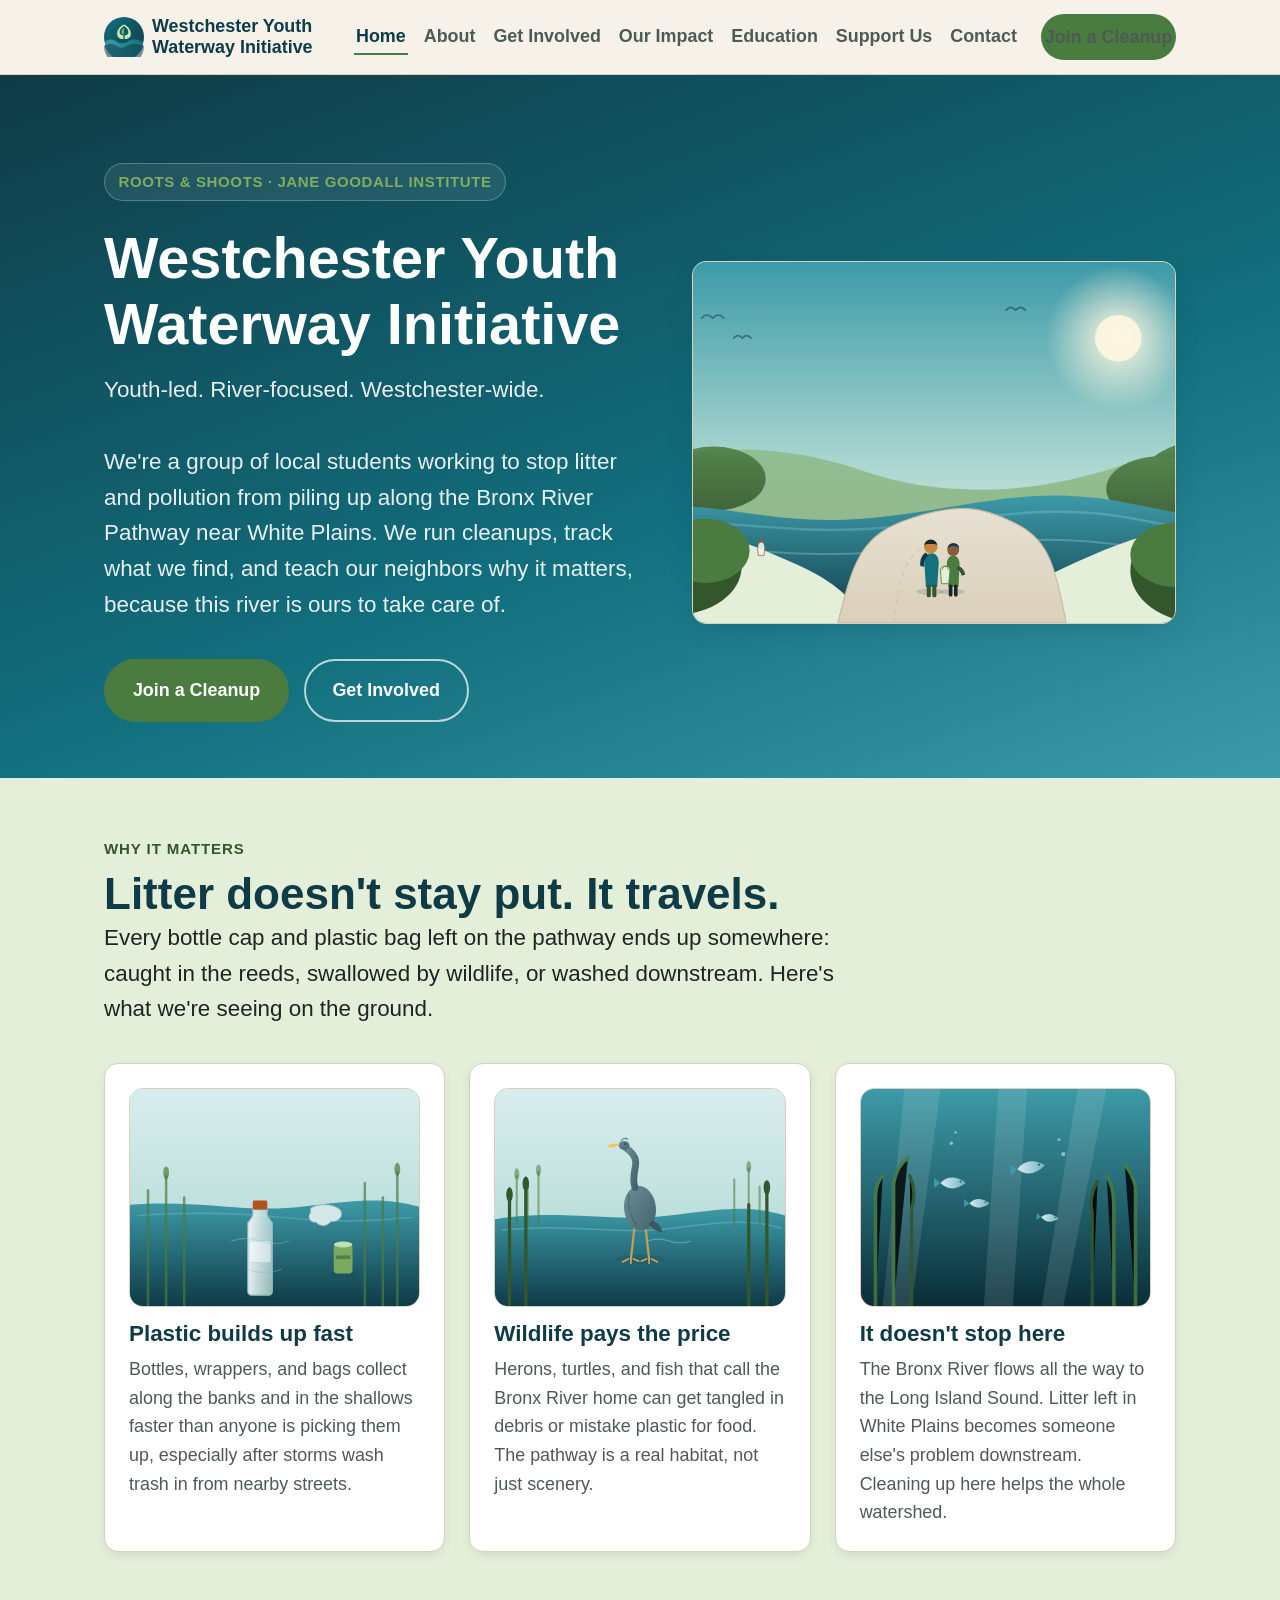
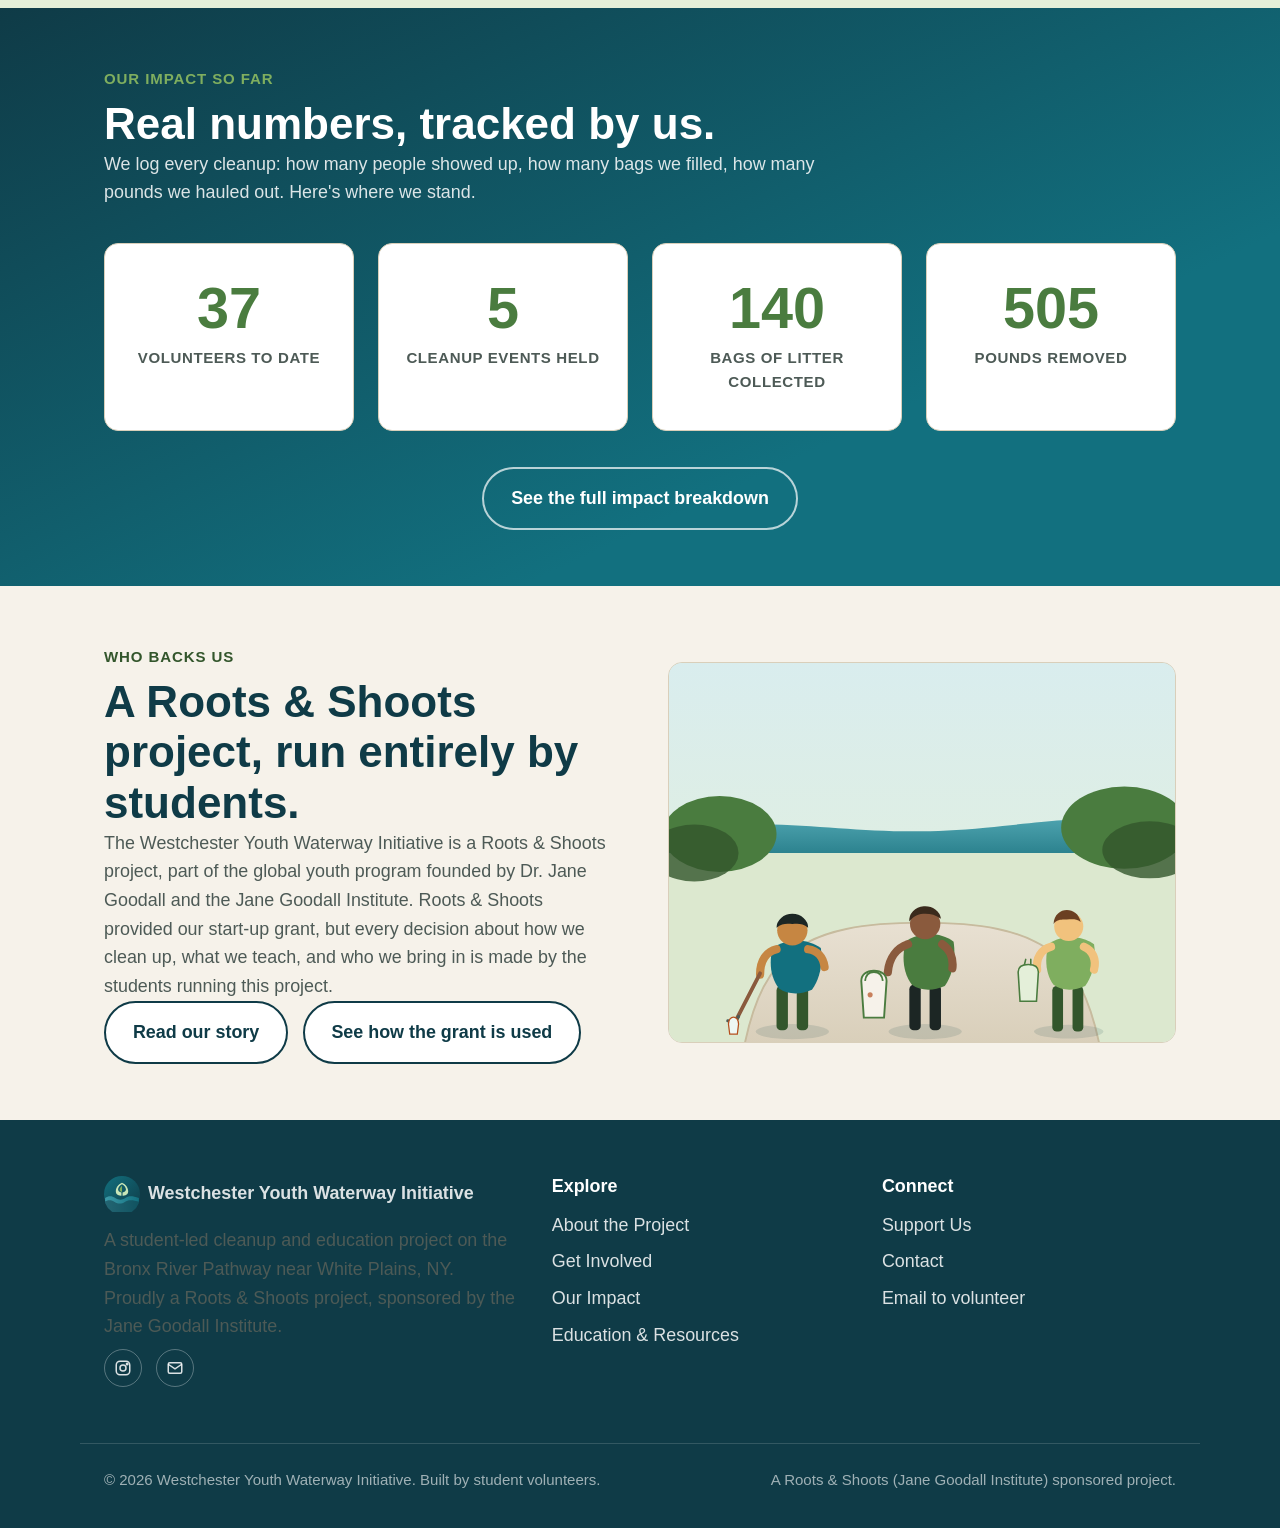
<file: index.html>
<!doctype html>
<html lang="en">
<head>
<meta charset="UTF-8">
<meta name="viewport" content="width=device-width, initial-scale=1.0">
<title>Westchester Youth Waterway Initiative | Bronx River Pathway Cleanup</title>
<meta name="description" content="A youth-led cleanup and education project on the Bronx River Pathway near White Plains, NY. A Roots & Shoots (Jane Goodall Institute) sponsored project.">
<link rel="icon" href="images/logo-mark.svg" type="image/svg+xml">
<link rel="stylesheet" href="css/styles.css">
</head>
<body>
<a class="skip-link" href="#main">Skip to content</a>

<header class="site-header">
  <div class="container nav-bar">
    <a class="brand" href="index.html">
      <img src="images/logo-mark.svg" alt="" width="40" height="40">
      <span class="brand-name-full">Westchester Youth<br>Waterway Initiative</span>
    </a>
    <button class="nav-toggle" type="button" aria-expanded="false" aria-controls="primary-nav-list">
      <span>Menu</span>
    </button>
    <ul class="nav-list" id="primary-nav-list">
      <li><a href="index.html" aria-current="page">Home</a></li>
      <li><a href="about.html">About</a></li>
      <li><a href="get-involved.html">Get Involved</a></li>
      <li><a href="impact.html">Our Impact</a></li>
      <li><a href="education.html">Education</a></li>
      <li><a href="support.html">Support Us</a></li>
      <li><a href="contact.html">Contact</a></li>
      <li><a class="btn btn-primary" href="get-involved.html">Join a Cleanup</a></li>
    </ul>
  </div>
</header>

<main id="main">

  <!-- Hero -->
  <section class="hero">
    <div class="container hero-inner">
      <div>
        <span class="hero-tag">Roots &amp; Shoots · Jane Goodall Institute</span>
        <h1>Westchester Youth Waterway Initiative</h1>
        <p class="lede">Youth-led. River-focused. Westchester-wide.</p>
        <p class="lede">We're a group of local students working to stop litter and pollution from piling up along the Bronx River Pathway near White Plains. We run cleanups, track what we find, and teach our neighbors why it matters, because this river is ours to take care of.</p>
        <div class="btn-row">
          <a class="btn btn-primary" href="get-involved.html">Join a Cleanup</a>
          <a class="btn btn-outline-light" href="get-involved.html#volunteer">Get Involved</a>
        </div>
      </div>
      <figure class="art-frame hero-art ratio-4-3">
        <img src="images/hero-river.svg" alt="Illustration of the Bronx River Pathway with two volunteers walking the path carrying a cleanup bag">
      </figure>
    </div>
  </section>

  <!-- Why it matters -->
  <section class="section why-strip">
    <div class="container">
      <div class="section-head">
        <span class="eyebrow">Why it matters</span>
        <h2>Litter doesn't stay put. It travels.</h2>
        <p class="lede">Every bottle cap and plastic bag left on the pathway ends up somewhere: caught in the reeds, swallowed by wildlife, or washed downstream. Here's what we're seeing on the ground.</p>
      </div>
      <div class="grid grid-3">
        <div class="card pillar-card">
          <figure class="art-frame ratio-4-3" style="margin-bottom: var(--space-3);">
            <img src="images/pollution-bottle.svg" alt="Illustration of a plastic bottle tangled in reeds at the river's edge">
          </figure>
          <h3>Plastic builds up fast</h3>
          <p>Bottles, wrappers, and bags collect along the banks and in the shallows faster than anyone is picking them up, especially after storms wash trash in from nearby streets.</p>
        </div>
        <div class="card pillar-card">
          <figure class="art-frame ratio-4-3" style="margin-bottom: var(--space-3);">
            <img src="images/wildlife-heron.svg" alt="Illustration of a great blue heron standing in the river">
          </figure>
          <h3>Wildlife pays the price</h3>
          <p>Herons, turtles, and fish that call the Bronx River home can get tangled in debris or mistake plastic for food. The pathway is a real habitat, not just scenery.</p>
        </div>
        <div class="card pillar-card">
          <figure class="art-frame ratio-4-3" style="margin-bottom: var(--space-3);">
            <img src="images/wildlife-fish.svg" alt="Illustration of small fish swimming in the river">
          </figure>
          <h3>It doesn't stop here</h3>
          <p>The Bronx River flows all the way to the Long Island Sound. Litter left in White Plains becomes someone else's problem downstream. Cleaning up here helps the whole watershed.</p>
        </div>
      </div>
    </div>
  </section>

  <!-- Stats teaser -->
  <section class="section section--river">
    <div class="container">
      <div class="section-head">
        <span class="eyebrow">Our impact so far</span>
        <h2>Real numbers, tracked by us.</h2>
        <p>We log every cleanup: how many people showed up, how many bags we filled, how many pounds we hauled out. Here's where we stand.</p>
      </div>
      <!-- UPDATE: STATS - keep this row in sync with impact.html -->
      <div class="stat-grid">
        <div class="stat-card">
          <div class="stat-figure">37</div>
          <div class="stat-label">Volunteers to date</div>
        </div>
        <div class="stat-card">
          <div class="stat-figure">5</div>
          <div class="stat-label">Cleanup events held</div>
        </div>
        <div class="stat-card">
          <div class="stat-figure">140</div>
          <div class="stat-label">Bags of litter collected</div>
        </div>
        <div class="stat-card">
          <div class="stat-figure">505</div>
          <div class="stat-label">Pounds removed</div>
        </div>
      </div>
      <div class="btn-row" style="margin-top: var(--space-5); justify-content: center;">
        <a class="btn btn-outline-light" href="impact.html">See the full impact breakdown</a>
      </div>
    </div>
  </section>

  <!-- Roots & Shoots note -->
  <section class="section">
    <div class="container split">
      <div>
        <span class="eyebrow">Who backs us</span>
        <h2>A Roots &amp; Shoots project, run entirely by students.</h2>
        <p>The Westchester Youth Waterway Initiative is a Roots &amp; Shoots project, part of the global youth program founded by Dr. Jane Goodall and the Jane Goodall Institute. Roots &amp; Shoots provided our start-up grant, but every decision about how we clean up, what we teach, and who we bring in is made by the students running this project.</p>
        <div class="btn-row">
          <a class="btn btn-secondary" href="about.html">Read our story</a>
          <a class="btn btn-secondary" href="support.html">See how the grant is used</a>
        </div>
      </div>
      <figure class="art-frame ratio-4-3">
        <img src="images/cleanup-students.svg" alt="Illustration of three student volunteers picking up litter along the river pathway">
      </figure>
    </div>
  </section>

</main>

<footer class="site-footer">
  <div class="container footer-grid">
    <div>
      <div class="footer-brand">
        <img src="images/logo-mark.svg" alt="" width="36" height="36">
        <strong>Westchester Youth Waterway Initiative</strong>
      </div>
      <p>A student-led cleanup and education project on the Bronx River Pathway near White Plains, NY. Proudly a Roots &amp; Shoots project, sponsored by the Jane Goodall Institute.</p>
      <div class="social-row">
        <a href="https://instagram.com/yourhandle" aria-label="Instagram (placeholder, update in footer of every page)">
          <svg viewBox="0 0 24 24" fill="none" stroke="currentColor" stroke-width="2" aria-hidden="true"><rect x="3" y="3" width="18" height="18" rx="5"/><circle cx="12" cy="12" r="4"/><circle cx="17.5" cy="6.5" r="1"/></svg>
        </a>
        <a href="mailto:ethangkantor@gmail.com" aria-label="Email us">
          <svg viewBox="0 0 24 24" fill="none" stroke="currentColor" stroke-width="2" aria-hidden="true"><rect x="3" y="5" width="18" height="14" rx="2"/><path d="M3 7l9 6 9-6"/></svg>
        </a>
      </div>
    </div>
    <div>
      <h4>Explore</h4>
      <nav class="footer-links" aria-label="Footer">
        <a href="about.html">About the Project</a>
        <a href="get-involved.html">Get Involved</a>
        <a href="impact.html">Our Impact</a>
        <a href="education.html">Education &amp; Resources</a>
      </nav>
    </div>
    <div>
      <h4>Connect</h4>
      <div class="footer-links">
        <a href="support.html">Support Us</a>
        <a href="contact.html">Contact</a>
        <a href="mailto:ethangkantor@gmail.com?subject=Volunteer%20sign-up">Email to volunteer</a>
      </div>
    </div>
  </div>
  <div class="container footer-bottom">
    <span>© 2026 Westchester Youth Waterway Initiative. Built by student volunteers.</span>
    <span>A Roots &amp; Shoots (Jane Goodall Institute) sponsored project.</span>
  </div>
</footer>

<script src="js/main.js" defer></script>
</body>
</html>
</file>
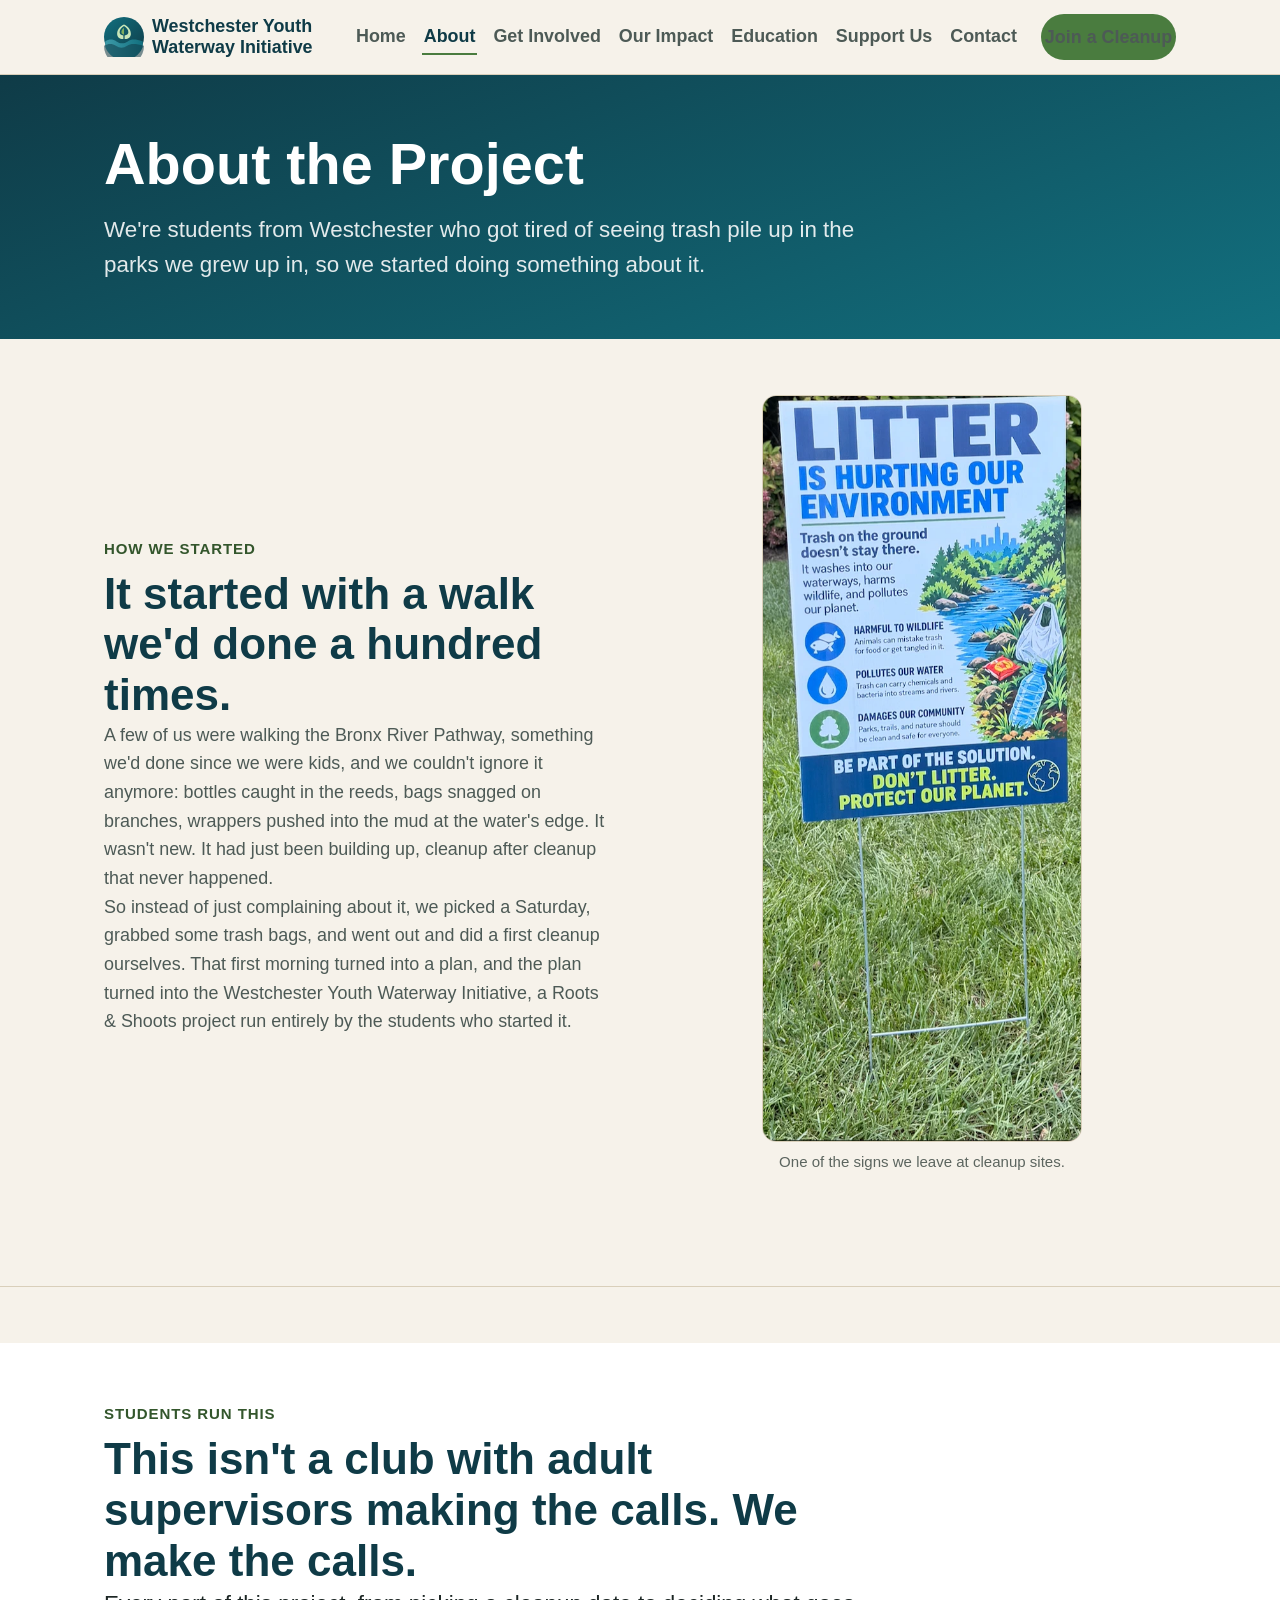
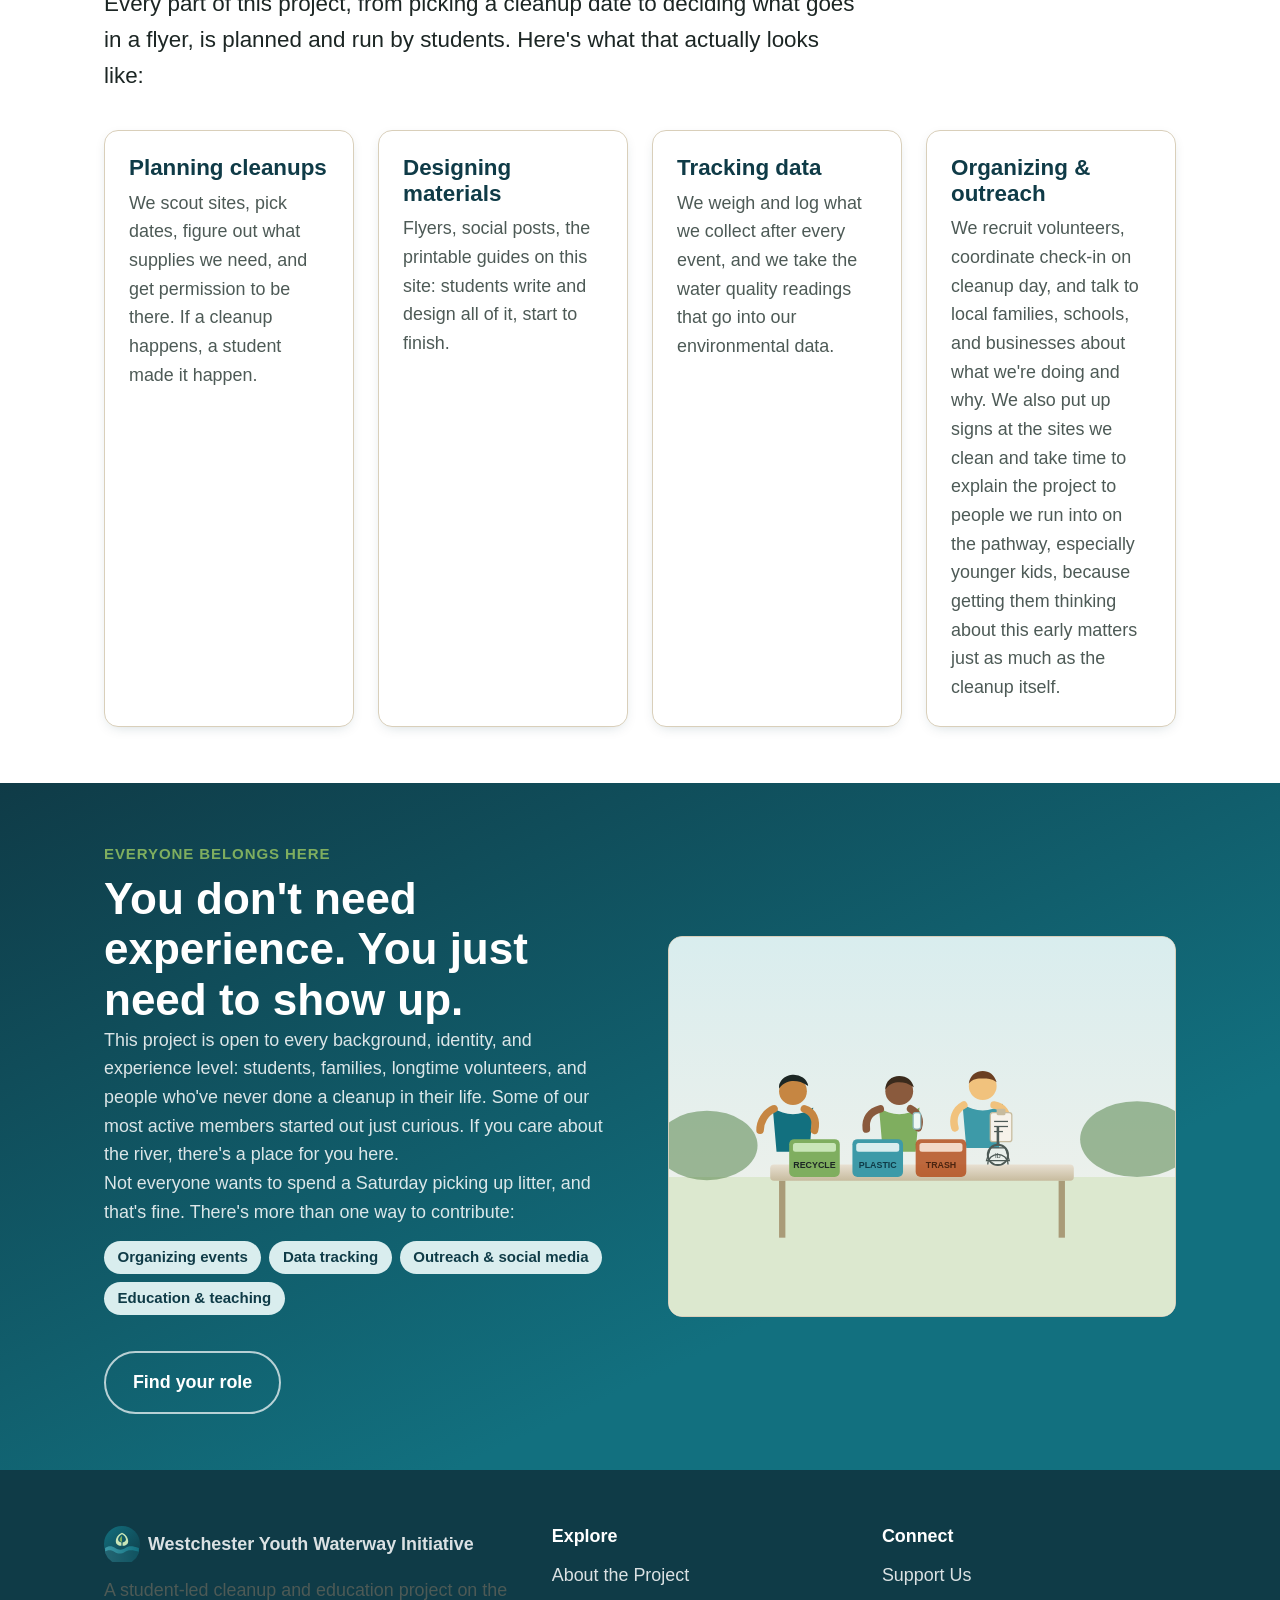
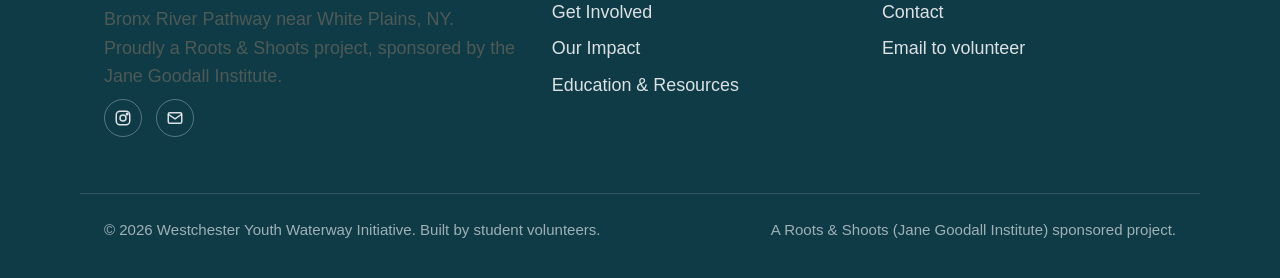
<file: about.html>
<!doctype html>
<html lang="en">
<head>
<meta charset="UTF-8">
<meta name="viewport" content="width=device-width, initial-scale=1.0">
<title>About the Project | Westchester Youth Waterway Initiative</title>
<meta name="description" content="How the Westchester Youth Waterway Initiative started, who runs it, and how students lead every part of it.">
<link rel="icon" href="images/logo-mark.svg" type="image/svg+xml">
<link rel="stylesheet" href="css/styles.css">
</head>
<body>
<a class="skip-link" href="#main">Skip to content</a>

<header class="site-header">
  <div class="container nav-bar">
    <a class="brand" href="index.html">
      <img src="images/logo-mark.svg" alt="" width="40" height="40">
      <span class="brand-name-full">Westchester Youth<br>Waterway Initiative</span>
    </a>
    <button class="nav-toggle" type="button" aria-expanded="false" aria-controls="primary-nav-list">
      <span>Menu</span>
    </button>
    <ul class="nav-list" id="primary-nav-list">
      <li><a href="index.html">Home</a></li>
      <li><a href="about.html" aria-current="page">About</a></li>
      <li><a href="get-involved.html">Get Involved</a></li>
      <li><a href="impact.html">Our Impact</a></li>
      <li><a href="education.html">Education</a></li>
      <li><a href="support.html">Support Us</a></li>
      <li><a href="contact.html">Contact</a></li>
      <li><a class="btn btn-primary" href="get-involved.html">Join a Cleanup</a></li>
    </ul>
  </div>
</header>

<main id="main">

  <section class="page-hero">
    <div class="container">
      <h1>About the Project</h1>
      <p class="lede">We're students from Westchester who got tired of seeing trash pile up in the parks we grew up in, so we started doing something about it.</p>
    </div>
  </section>

  <!-- Origin story -->
  <section class="section">
    <div class="container split">
      <div>
        <span class="eyebrow">How we started</span>
        <h2>It started with a walk we'd done a hundred times.</h2>
        <p>A few of us were walking the Bronx River Pathway, something we'd done since we were kids, and we couldn't ignore it anymore: bottles caught in the reeds, bags snagged on branches, wrappers pushed into the mud at the water's edge. It wasn't new. It had just been building up, cleanup after cleanup that never happened.</p>
        <p>So instead of just complaining about it, we picked a Saturday, grabbed some trash bags, and went out and did a first cleanup ourselves. That first morning turned into a plan, and the plan turned into the Westchester Youth Waterway Initiative, a Roots &amp; Shoots project run entirely by the students who started it.</p>
      </div>
      <figure style="max-width: 320px; margin-inline: auto;">
        <div class="art-frame" style="aspect-ratio: 502 / 1172;">
          <img src="images/litter-awareness-sign.webp" alt="A yard sign reading 'Litter Is Hurting Our Environment,' placed in the grass, explaining how trash washes into waterways and harms wildlife" style="width: 100%; height: 100%; object-fit: cover;">
        </div>
        <figcaption style="text-align: center;">One of the signs we leave at cleanup sites.</figcaption>
      </figure>
    </div>
  </section>

  <hr class="divider">

  <!-- Student leadership -->
  <section class="section section--alt">
    <div class="container">
      <div class="section-head">
        <span class="eyebrow">Students run this</span>
        <h2>This isn't a club with adult supervisors making the calls. We make the calls.</h2>
        <p class="lede">Every part of this project, from picking a cleanup date to deciding what goes in a flyer, is planned and run by students. Here's what that actually looks like:</p>
      </div>
      <div class="grid grid-4">
        <div class="card">
          <h3>Planning cleanups</h3>
          <p>We scout sites, pick dates, figure out what supplies we need, and get permission to be there. If a cleanup happens, a student made it happen.</p>
        </div>
        <div class="card">
          <h3>Designing materials</h3>
          <p>Flyers, social posts, the printable guides on this site: students write and design all of it, start to finish.</p>
        </div>
        <div class="card">
          <h3>Tracking data</h3>
          <p>We weigh and log what we collect after every event, and we take the water quality readings that go into our environmental data.</p>
        </div>
        <div class="card">
          <h3>Organizing &amp; outreach</h3>
          <p>We recruit volunteers, coordinate check-in on cleanup day, and talk to local families, schools, and businesses about what we're doing and why. We also put up signs at the sites we clean and take time to explain the project to people we run into on the pathway, especially younger kids, because getting them thinking about this early matters just as much as the cleanup itself.</p>
        </div>
      </div>
    </div>
  </section>

  <!-- Inclusivity -->
  <section class="section section--river">
    <div class="container split">
      <div>
        <span class="eyebrow">Everyone belongs here</span>
        <h2>You don't need experience. You just need to show up.</h2>
        <p>This project is open to every background, identity, and experience level: students, families, longtime volunteers, and people who've never done a cleanup in their life. Some of our most active members started out just curious. If you care about the river, there's a place for you here.</p>
        <p>Not everyone wants to spend a Saturday picking up litter, and that's fine. There's more than one way to contribute:</p>
        <div class="tag-list">
          <span class="tag">Organizing events</span>
          <span class="tag">Data tracking</span>
          <span class="tag">Outreach &amp; social media</span>
          <span class="tag">Education &amp; teaching</span>
        </div>
        <div class="btn-row" style="margin-top: var(--space-5);">
          <a class="btn btn-outline-light" href="get-involved.html">Find your role</a>
        </div>
      </div>
      <figure class="art-frame ratio-4-3">
        <img src="images/cleanup-sorting.svg" alt="Illustration of students sorting and logging collected litter at a table">
      </figure>
    </div>
  </section>

</main>

<footer class="site-footer">
  <div class="container footer-grid">
    <div>
      <div class="footer-brand">
        <img src="images/logo-mark.svg" alt="" width="36" height="36">
        <strong>Westchester Youth Waterway Initiative</strong>
      </div>
      <p>A student-led cleanup and education project on the Bronx River Pathway near White Plains, NY. Proudly a Roots &amp; Shoots project, sponsored by the Jane Goodall Institute.</p>
      <div class="social-row">
        <a href="https://instagram.com/yourhandle" aria-label="Instagram (placeholder, update in footer of every page)">
          <svg viewBox="0 0 24 24" fill="none" stroke="currentColor" stroke-width="2" aria-hidden="true"><rect x="3" y="3" width="18" height="18" rx="5"/><circle cx="12" cy="12" r="4"/><circle cx="17.5" cy="6.5" r="1"/></svg>
        </a>
        <a href="mailto:ethangkantor@gmail.com" aria-label="Email us">
          <svg viewBox="0 0 24 24" fill="none" stroke="currentColor" stroke-width="2" aria-hidden="true"><rect x="3" y="5" width="18" height="14" rx="2"/><path d="M3 7l9 6 9-6"/></svg>
        </a>
      </div>
    </div>
    <div>
      <h4>Explore</h4>
      <nav class="footer-links" aria-label="Footer">
        <a href="about.html">About the Project</a>
        <a href="get-involved.html">Get Involved</a>
        <a href="impact.html">Our Impact</a>
        <a href="education.html">Education &amp; Resources</a>
      </nav>
    </div>
    <div>
      <h4>Connect</h4>
      <div class="footer-links">
        <a href="support.html">Support Us</a>
        <a href="contact.html">Contact</a>
        <a href="mailto:ethangkantor@gmail.com?subject=Volunteer%20sign-up">Email to volunteer</a>
      </div>
    </div>
  </div>
  <div class="container footer-bottom">
    <span>© 2026 Westchester Youth Waterway Initiative. Built by student volunteers.</span>
    <span>A Roots &amp; Shoots (Jane Goodall Institute) sponsored project.</span>
  </div>
</footer>

<script src="js/main.js" defer></script>
</body>
</html>
</file>
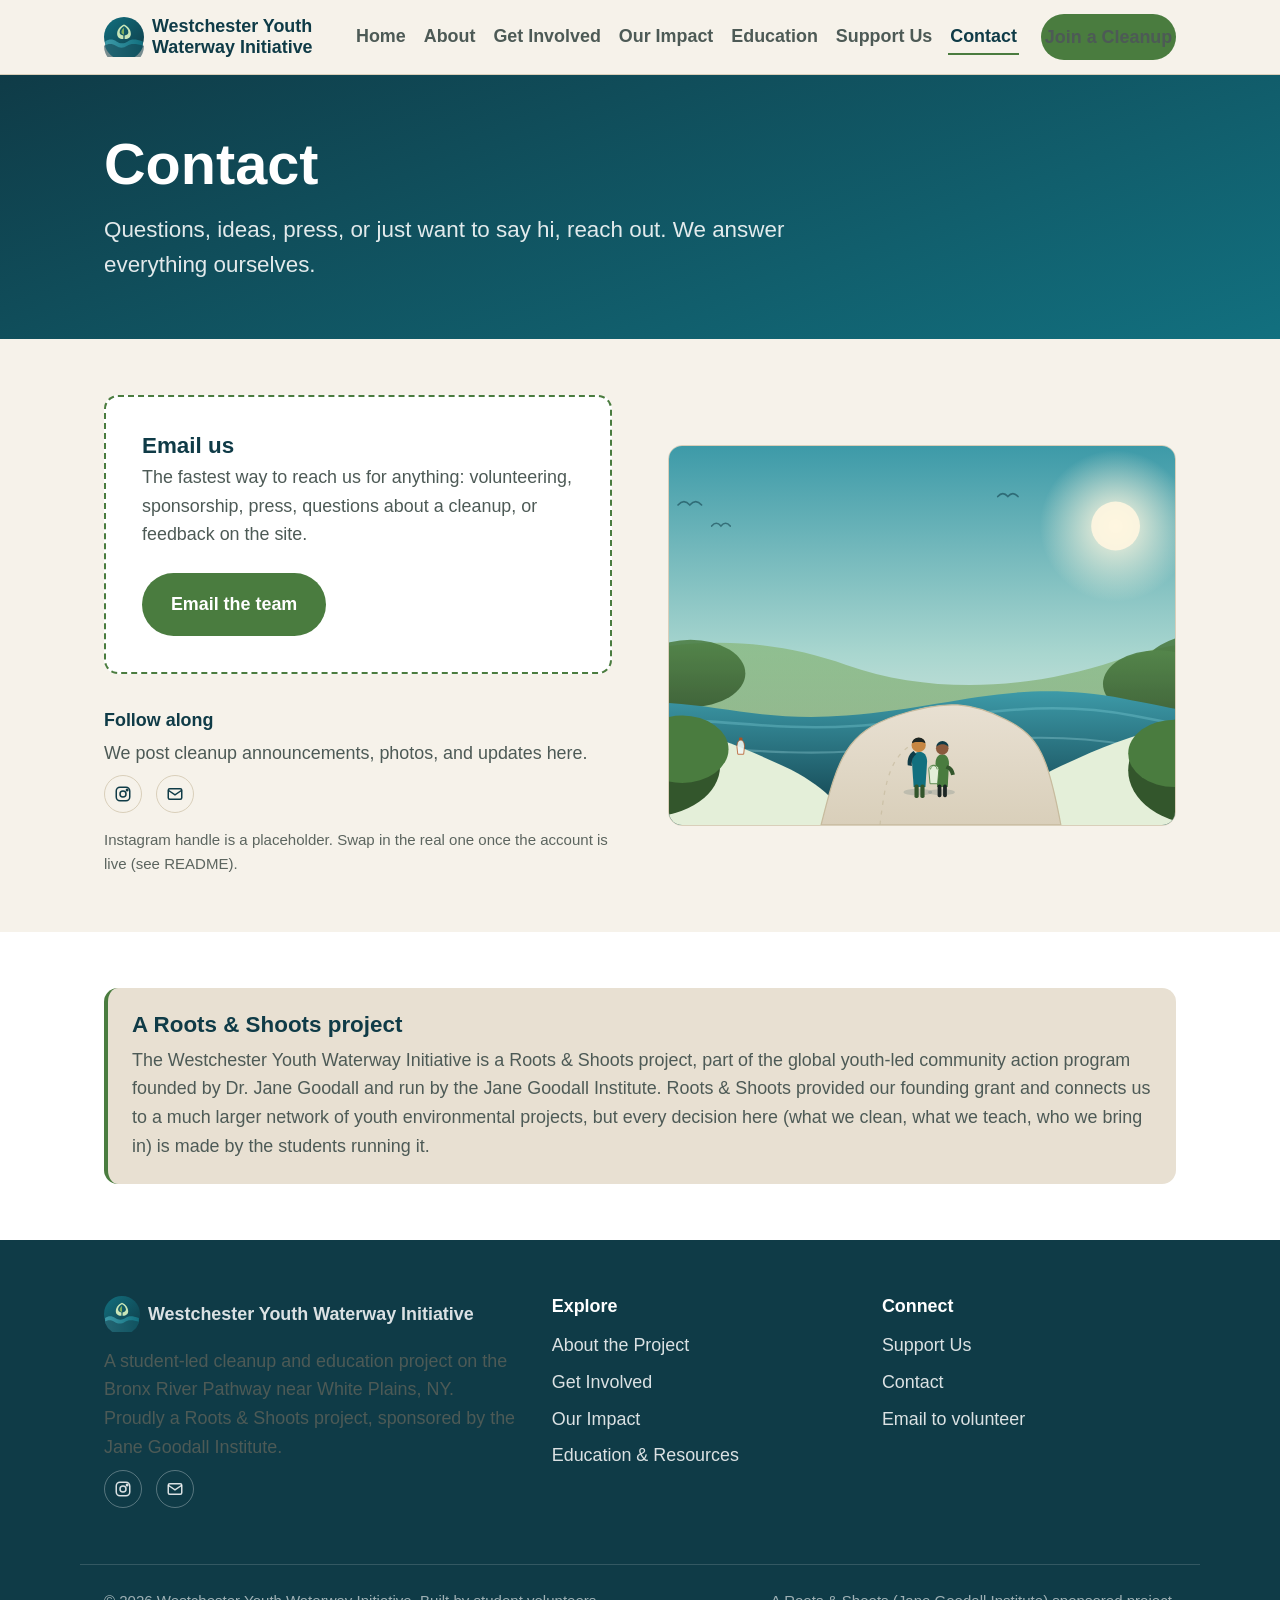
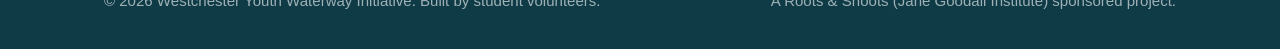
<file: contact.html>
<!doctype html>
<html lang="en">
<head>
<meta charset="UTF-8">
<meta name="viewport" content="width=device-width, initial-scale=1.0">
<title>Contact | Westchester Youth Waterway Initiative</title>
<meta name="description" content="Get in touch with the Westchester Youth Waterway Initiative, a Roots & Shoots (Jane Goodall Institute) sponsored project.">
<link rel="icon" href="images/logo-mark.svg" type="image/svg+xml">
<link rel="stylesheet" href="css/styles.css">
</head>
<body>
<a class="skip-link" href="#main">Skip to content</a>

<header class="site-header">
  <div class="container nav-bar">
    <a class="brand" href="index.html">
      <img src="images/logo-mark.svg" alt="" width="40" height="40">
      <span class="brand-name-full">Westchester Youth<br>Waterway Initiative</span>
    </a>
    <button class="nav-toggle" type="button" aria-expanded="false" aria-controls="primary-nav-list">
      <span>Menu</span>
    </button>
    <ul class="nav-list" id="primary-nav-list">
      <li><a href="index.html">Home</a></li>
      <li><a href="about.html">About</a></li>
      <li><a href="get-involved.html">Get Involved</a></li>
      <li><a href="impact.html">Our Impact</a></li>
      <li><a href="education.html">Education</a></li>
      <li><a href="support.html">Support Us</a></li>
      <li><a href="contact.html" aria-current="page">Contact</a></li>
      <li><a class="btn btn-primary" href="get-involved.html">Join a Cleanup</a></li>
    </ul>
  </div>
</header>

<main id="main">

  <section class="page-hero">
    <div class="container">
      <h1>Contact</h1>
      <p class="lede">Questions, ideas, press, or just want to say hi, reach out. We answer everything ourselves.</p>
    </div>
  </section>

  <section class="section">
    <div class="container split">
      <div>
        <div class="mail-card" style="flex-direction: column; align-items: flex-start;">
          <div>
            <h3>Email us</h3>
            <p>The fastest way to reach us for anything: volunteering, sponsorship, press, questions about a cleanup, or feedback on the site.</p>
          </div>
          <a class="btn btn-primary" href="mailto:ethangkantor@gmail.com?subject=Hello%20WYWI">Email the team</a>
        </div>

        <div style="margin-top: var(--space-5);">
          <h4 style="margin-bottom: var(--space-2);">Follow along</h4>
          <p>We post cleanup announcements, photos, and updates here. <!-- UPDATE: replace with real handles once accounts are set up --></p>
          <div class="social-row" style="margin-top: var(--space-2);">
            <a href="https://instagram.com/yourhandle" aria-label="Instagram (placeholder handle, update once the account exists)" style="border-color: var(--sand-line); color: var(--river-deep);">
              <svg viewBox="0 0 24 24" fill="none" stroke="currentColor" stroke-width="2" aria-hidden="true"><rect x="3" y="3" width="18" height="18" rx="5"/><circle cx="12" cy="12" r="4"/><circle cx="17.5" cy="6.5" r="1"/></svg>
            </a>
            <a href="mailto:ethangkantor@gmail.com" aria-label="Email us" style="border-color: var(--sand-line); color: var(--river-deep);">
              <svg viewBox="0 0 24 24" fill="none" stroke="currentColor" stroke-width="2" aria-hidden="true"><rect x="3" y="5" width="18" height="14" rx="2"/><path d="M3 7l9 6 9-6"/></svg>
            </a>
          </div>
          <p class="stat-asof" style="text-align:left; margin-top: var(--space-3);">Instagram handle is a placeholder. Swap in the real one once the account is live (see README).</p>
        </div>
      </div>

      <figure class="art-frame ratio-4-3">
        <img src="images/hero-river.svg" alt="Illustration of the Bronx River Pathway with volunteers walking the path">
      </figure>
    </div>
  </section>

  <!-- Roots & Shoots / JGI partnership -->
  <section class="section section--alt">
    <div class="container">
      <div class="callout">
        <h3 style="margin-bottom: var(--space-2);">A Roots &amp; Shoots project</h3>
        <p style="margin:0;">The Westchester Youth Waterway Initiative is a Roots &amp; Shoots project, part of the global youth-led community action program founded by Dr. Jane Goodall and run by the Jane Goodall Institute. Roots &amp; Shoots provided our founding grant and connects us to a much larger network of youth environmental projects, but every decision here (what we clean, what we teach, who we bring in) is made by the students running it.</p>
      </div>
    </div>
  </section>

</main>

<footer class="site-footer">
  <div class="container footer-grid">
    <div>
      <div class="footer-brand">
        <img src="images/logo-mark.svg" alt="" width="36" height="36">
        <strong>Westchester Youth Waterway Initiative</strong>
      </div>
      <p>A student-led cleanup and education project on the Bronx River Pathway near White Plains, NY. Proudly a Roots &amp; Shoots project, sponsored by the Jane Goodall Institute.</p>
      <div class="social-row">
        <a href="https://instagram.com/yourhandle" aria-label="Instagram (placeholder, update in footer of every page)">
          <svg viewBox="0 0 24 24" fill="none" stroke="currentColor" stroke-width="2" aria-hidden="true"><rect x="3" y="3" width="18" height="18" rx="5"/><circle cx="12" cy="12" r="4"/><circle cx="17.5" cy="6.5" r="1"/></svg>
        </a>
        <a href="mailto:ethangkantor@gmail.com" aria-label="Email us">
          <svg viewBox="0 0 24 24" fill="none" stroke="currentColor" stroke-width="2" aria-hidden="true"><rect x="3" y="5" width="18" height="14" rx="2"/><path d="M3 7l9 6 9-6"/></svg>
        </a>
      </div>
    </div>
    <div>
      <h4>Explore</h4>
      <nav class="footer-links" aria-label="Footer">
        <a href="about.html">About the Project</a>
        <a href="get-involved.html">Get Involved</a>
        <a href="impact.html">Our Impact</a>
        <a href="education.html">Education &amp; Resources</a>
      </nav>
    </div>
    <div>
      <h4>Connect</h4>
      <div class="footer-links">
        <a href="support.html">Support Us</a>
        <a href="contact.html">Contact</a>
        <a href="mailto:ethangkantor@gmail.com?subject=Volunteer%20sign-up">Email to volunteer</a>
      </div>
    </div>
  </div>
  <div class="container footer-bottom">
    <span>© 2026 Westchester Youth Waterway Initiative. Built by student volunteers.</span>
    <span>A Roots &amp; Shoots (Jane Goodall Institute) sponsored project.</span>
  </div>
</footer>

<script src="js/main.js" defer></script>
</body>
</html>
</file>
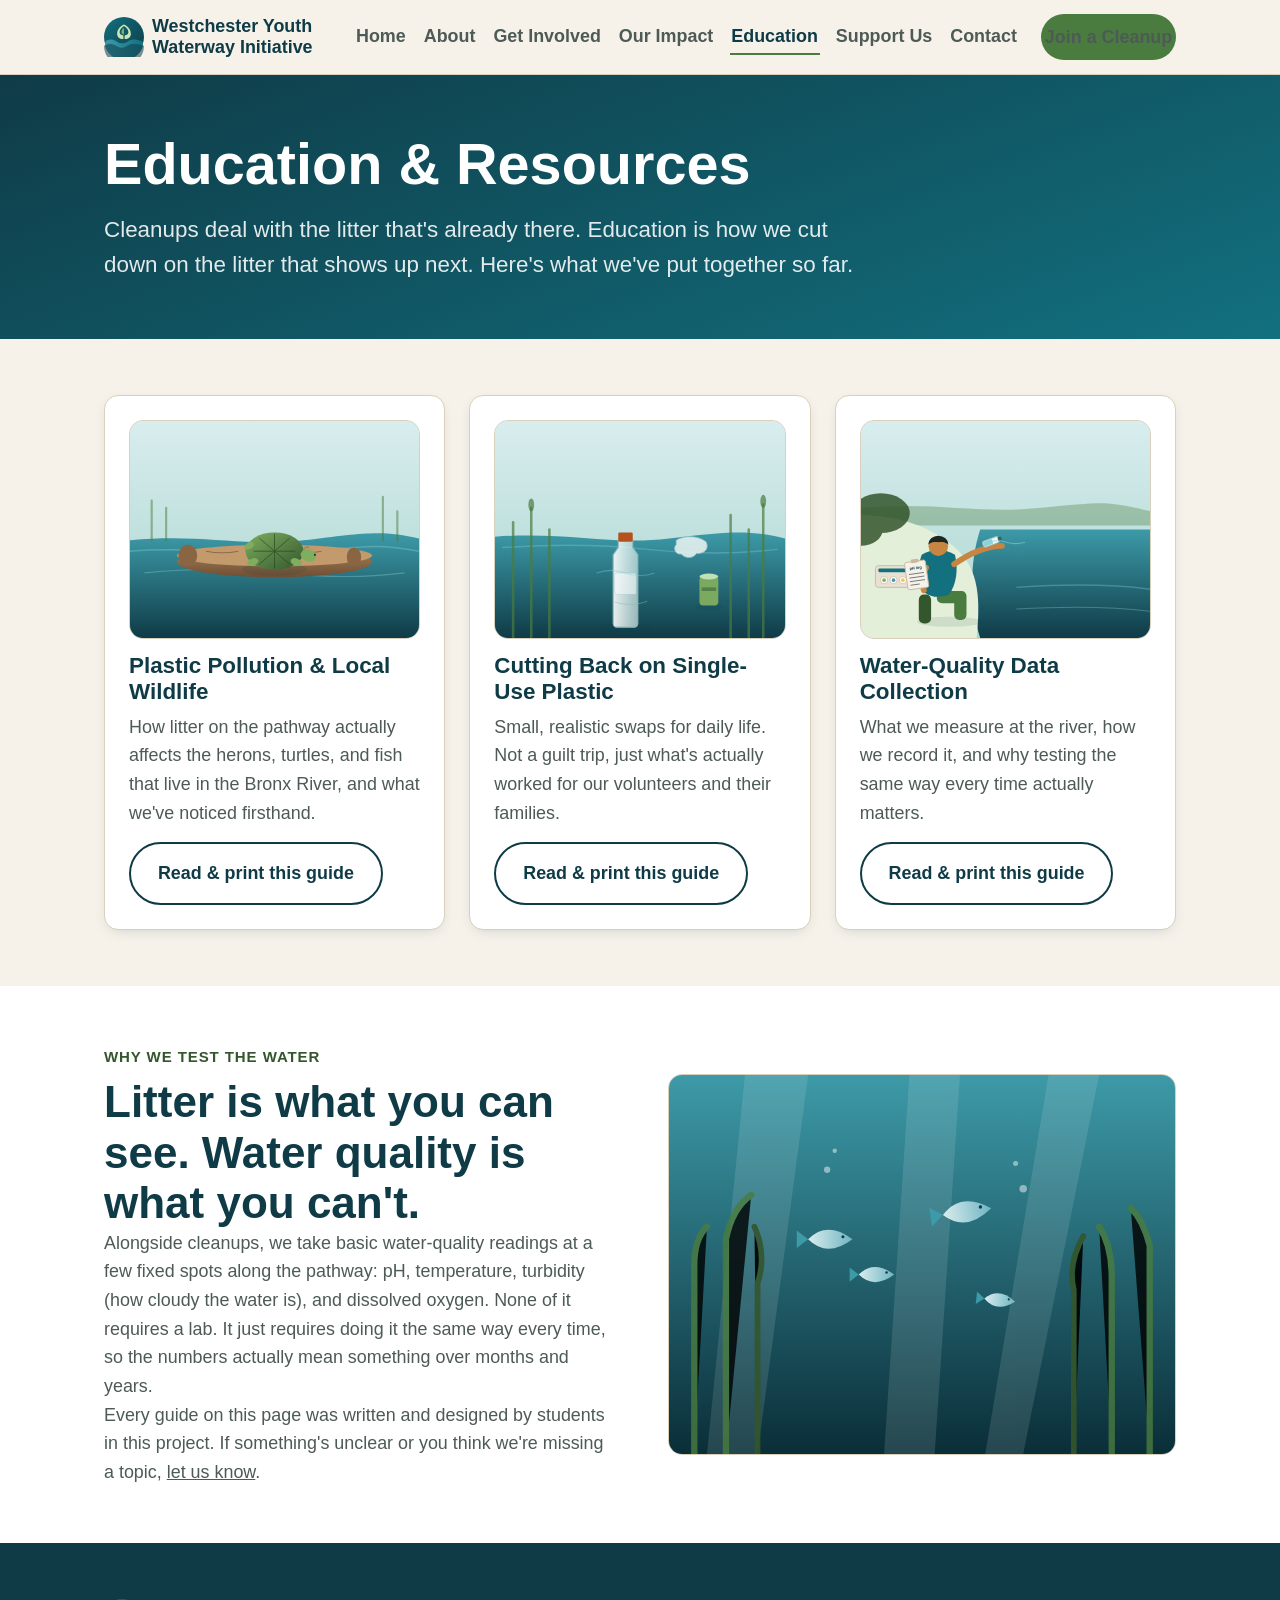
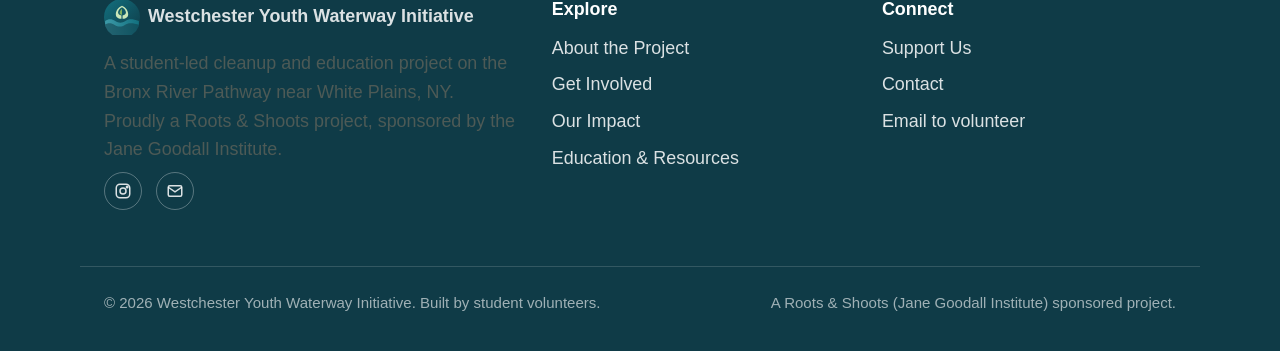
<file: education.html>
<!doctype html>
<html lang="en">
<head>
<meta charset="UTF-8">
<meta name="viewport" content="width=device-width, initial-scale=1.0">
<title>Education &amp; Resources | Westchester Youth Waterway Initiative</title>
<meta name="description" content="Printable guides on plastic pollution, reducing single-use plastic, and water-quality data collection from the Westchester Youth Waterway Initiative.">
<link rel="icon" href="images/logo-mark.svg" type="image/svg+xml">
<link rel="stylesheet" href="css/styles.css">
</head>
<body>
<a class="skip-link" href="#main">Skip to content</a>

<header class="site-header">
  <div class="container nav-bar">
    <a class="brand" href="index.html">
      <img src="images/logo-mark.svg" alt="" width="40" height="40">
      <span class="brand-name-full">Westchester Youth<br>Waterway Initiative</span>
    </a>
    <button class="nav-toggle" type="button" aria-expanded="false" aria-controls="primary-nav-list">
      <span>Menu</span>
    </button>
    <ul class="nav-list" id="primary-nav-list">
      <li><a href="index.html">Home</a></li>
      <li><a href="about.html">About</a></li>
      <li><a href="get-involved.html">Get Involved</a></li>
      <li><a href="impact.html">Our Impact</a></li>
      <li><a href="education.html" aria-current="page">Education</a></li>
      <li><a href="support.html">Support Us</a></li>
      <li><a href="contact.html">Contact</a></li>
      <li><a class="btn btn-primary" href="get-involved.html">Join a Cleanup</a></li>
    </ul>
  </div>
</header>

<main id="main">

  <section class="page-hero">
    <div class="container">
      <h1>Education &amp; Resources</h1>
      <p class="lede">Cleanups deal with the litter that's already there. Education is how we cut down on the litter that shows up next. Here's what we've put together so far.</p>
    </div>
  </section>

  <section class="section">
    <div class="container">
      <div class="grid grid-3">

        <div class="card resource-card">
          <figure class="art-frame ratio-4-3" style="margin-bottom: var(--space-3);">
            <img src="images/wildlife-turtle.svg" alt="Illustration of a painted turtle resting on a log in the river">
          </figure>
          <h3>Plastic Pollution &amp; Local Wildlife</h3>
          <p>How litter on the pathway actually affects the herons, turtles, and fish that live in the Bronx River, and what we've noticed firsthand.</p>
          <a class="btn btn-secondary" href="resources/plastic-and-wildlife.html">Read &amp; print this guide</a>
        </div>

        <div class="card resource-card">
          <figure class="art-frame ratio-4-3" style="margin-bottom: var(--space-3);">
            <img src="images/pollution-bottle.svg" alt="Illustration of a plastic bottle caught in reeds at the river's edge">
          </figure>
          <h3>Cutting Back on Single-Use Plastic</h3>
          <p>Small, realistic swaps for daily life. Not a guilt trip, just what's actually worked for our volunteers and their families.</p>
          <a class="btn btn-secondary" href="resources/reduce-single-use.html">Read &amp; print this guide</a>
        </div>

        <div class="card resource-card">
          <figure class="art-frame ratio-4-3" style="margin-bottom: var(--space-3);">
            <img src="images/water-testing.svg" alt="Illustration of a student kneeling at the riverbank testing a water sample">
          </figure>
          <h3>Water-Quality Data Collection</h3>
          <p>What we measure at the river, how we record it, and why testing the same way every time actually matters.</p>
          <a class="btn btn-secondary" href="resources/water-testing-guide.html">Read &amp; print this guide</a>
        </div>

      </div>
    </div>
  </section>

  <section class="section section--alt">
    <div class="container split">
      <div>
        <span class="eyebrow">Why we test the water</span>
        <h2>Litter is what you can see. Water quality is what you can't.</h2>
        <p>Alongside cleanups, we take basic water-quality readings at a few fixed spots along the pathway: pH, temperature, turbidity (how cloudy the water is), and dissolved oxygen. None of it requires a lab. It just requires doing it the same way every time, so the numbers actually mean something over months and years.</p>
        <p>Every guide on this page was written and designed by students in this project. If something's unclear or you think we're missing a topic, <a href="contact.html">let us know</a>.</p>
      </div>
      <figure class="art-frame ratio-4-3">
        <img src="images/wildlife-fish.svg" alt="Illustration of small fish swimming among underwater reeds">
      </figure>
    </div>
  </section>

</main>

<footer class="site-footer">
  <div class="container footer-grid">
    <div>
      <div class="footer-brand">
        <img src="images/logo-mark.svg" alt="" width="36" height="36">
        <strong>Westchester Youth Waterway Initiative</strong>
      </div>
      <p>A student-led cleanup and education project on the Bronx River Pathway near White Plains, NY. Proudly a Roots &amp; Shoots project, sponsored by the Jane Goodall Institute.</p>
      <div class="social-row">
        <a href="https://instagram.com/yourhandle" aria-label="Instagram (placeholder, update in footer of every page)">
          <svg viewBox="0 0 24 24" fill="none" stroke="currentColor" stroke-width="2" aria-hidden="true"><rect x="3" y="3" width="18" height="18" rx="5"/><circle cx="12" cy="12" r="4"/><circle cx="17.5" cy="6.5" r="1"/></svg>
        </a>
        <a href="mailto:ethangkantor@gmail.com" aria-label="Email us">
          <svg viewBox="0 0 24 24" fill="none" stroke="currentColor" stroke-width="2" aria-hidden="true"><rect x="3" y="5" width="18" height="14" rx="2"/><path d="M3 7l9 6 9-6"/></svg>
        </a>
      </div>
    </div>
    <div>
      <h4>Explore</h4>
      <nav class="footer-links" aria-label="Footer">
        <a href="about.html">About the Project</a>
        <a href="get-involved.html">Get Involved</a>
        <a href="impact.html">Our Impact</a>
        <a href="education.html">Education &amp; Resources</a>
      </nav>
    </div>
    <div>
      <h4>Connect</h4>
      <div class="footer-links">
        <a href="support.html">Support Us</a>
        <a href="contact.html">Contact</a>
        <a href="mailto:ethangkantor@gmail.com?subject=Volunteer%20sign-up">Email to volunteer</a>
      </div>
    </div>
  </div>
  <div class="container footer-bottom">
    <span>© 2026 Westchester Youth Waterway Initiative. Built by student volunteers.</span>
    <span>A Roots &amp; Shoots (Jane Goodall Institute) sponsored project.</span>
  </div>
</footer>

<script src="js/main.js" defer></script>
</body>
</html>
</file>
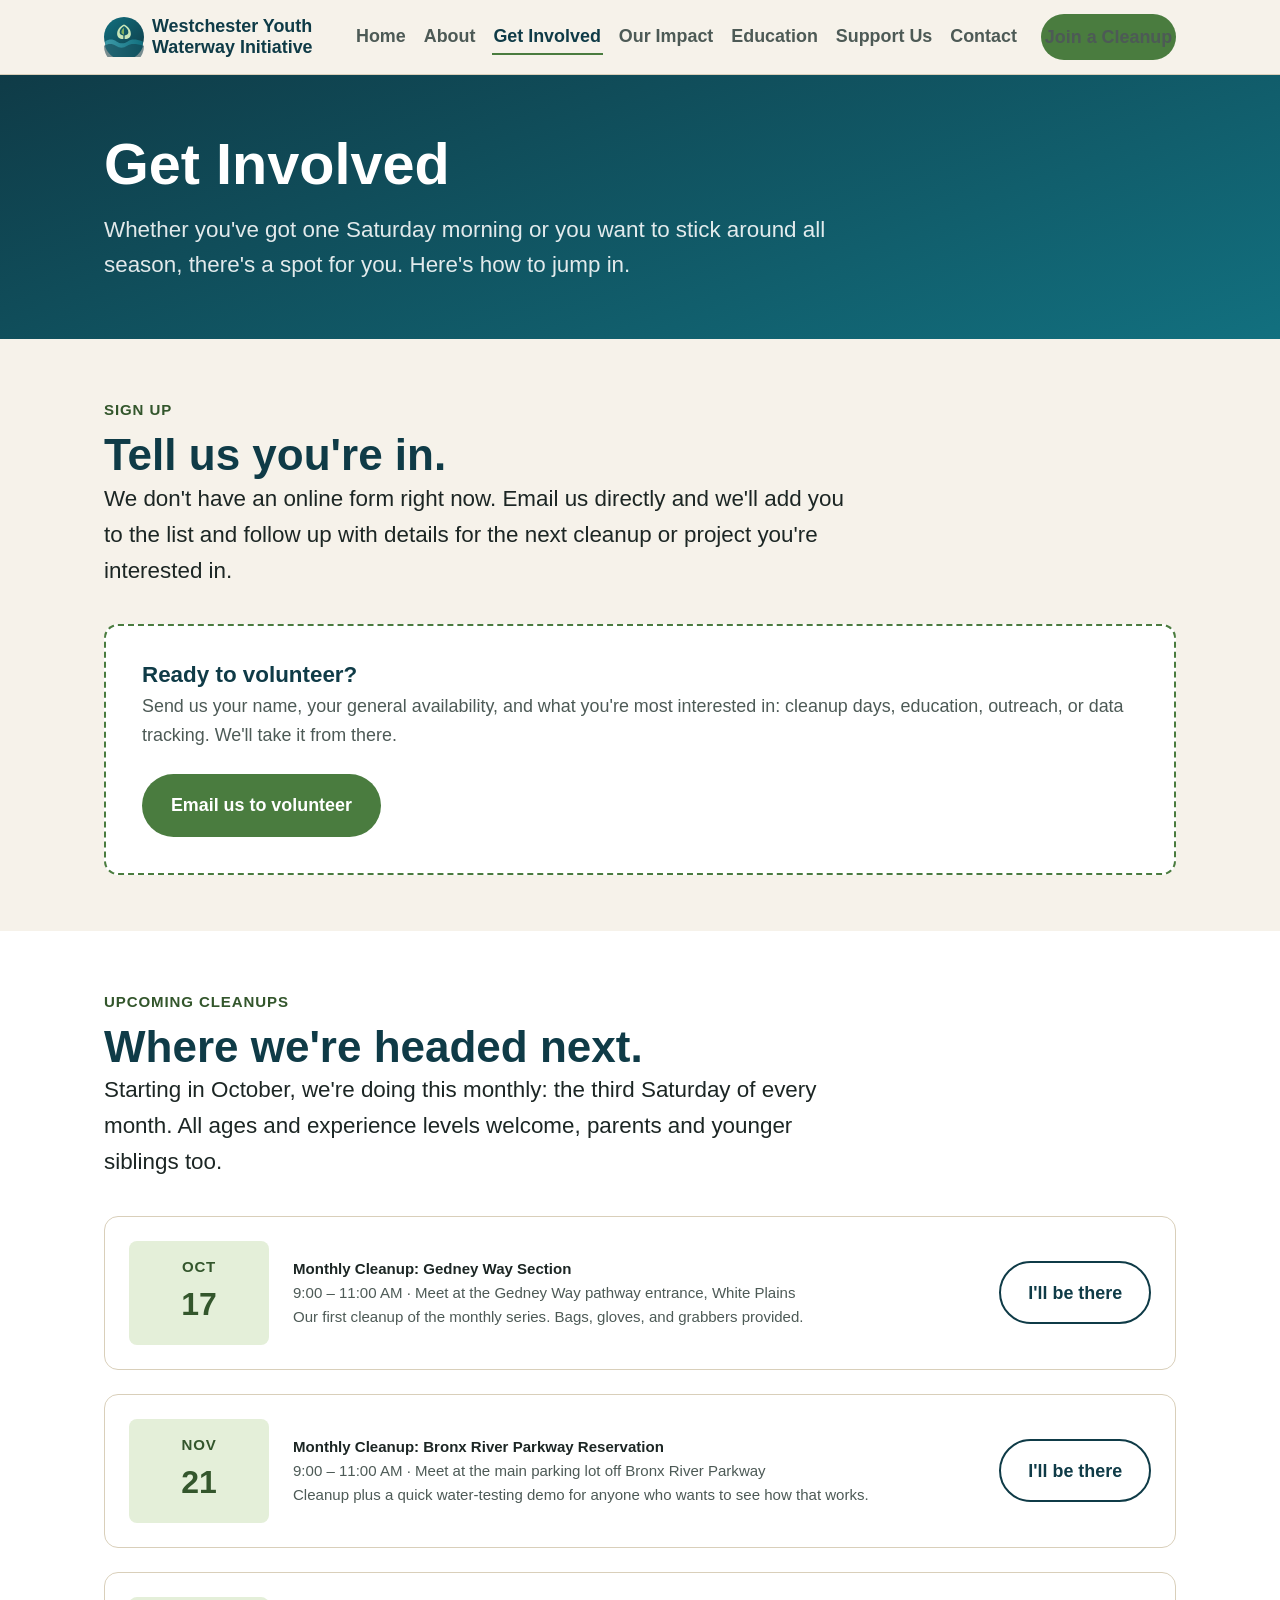
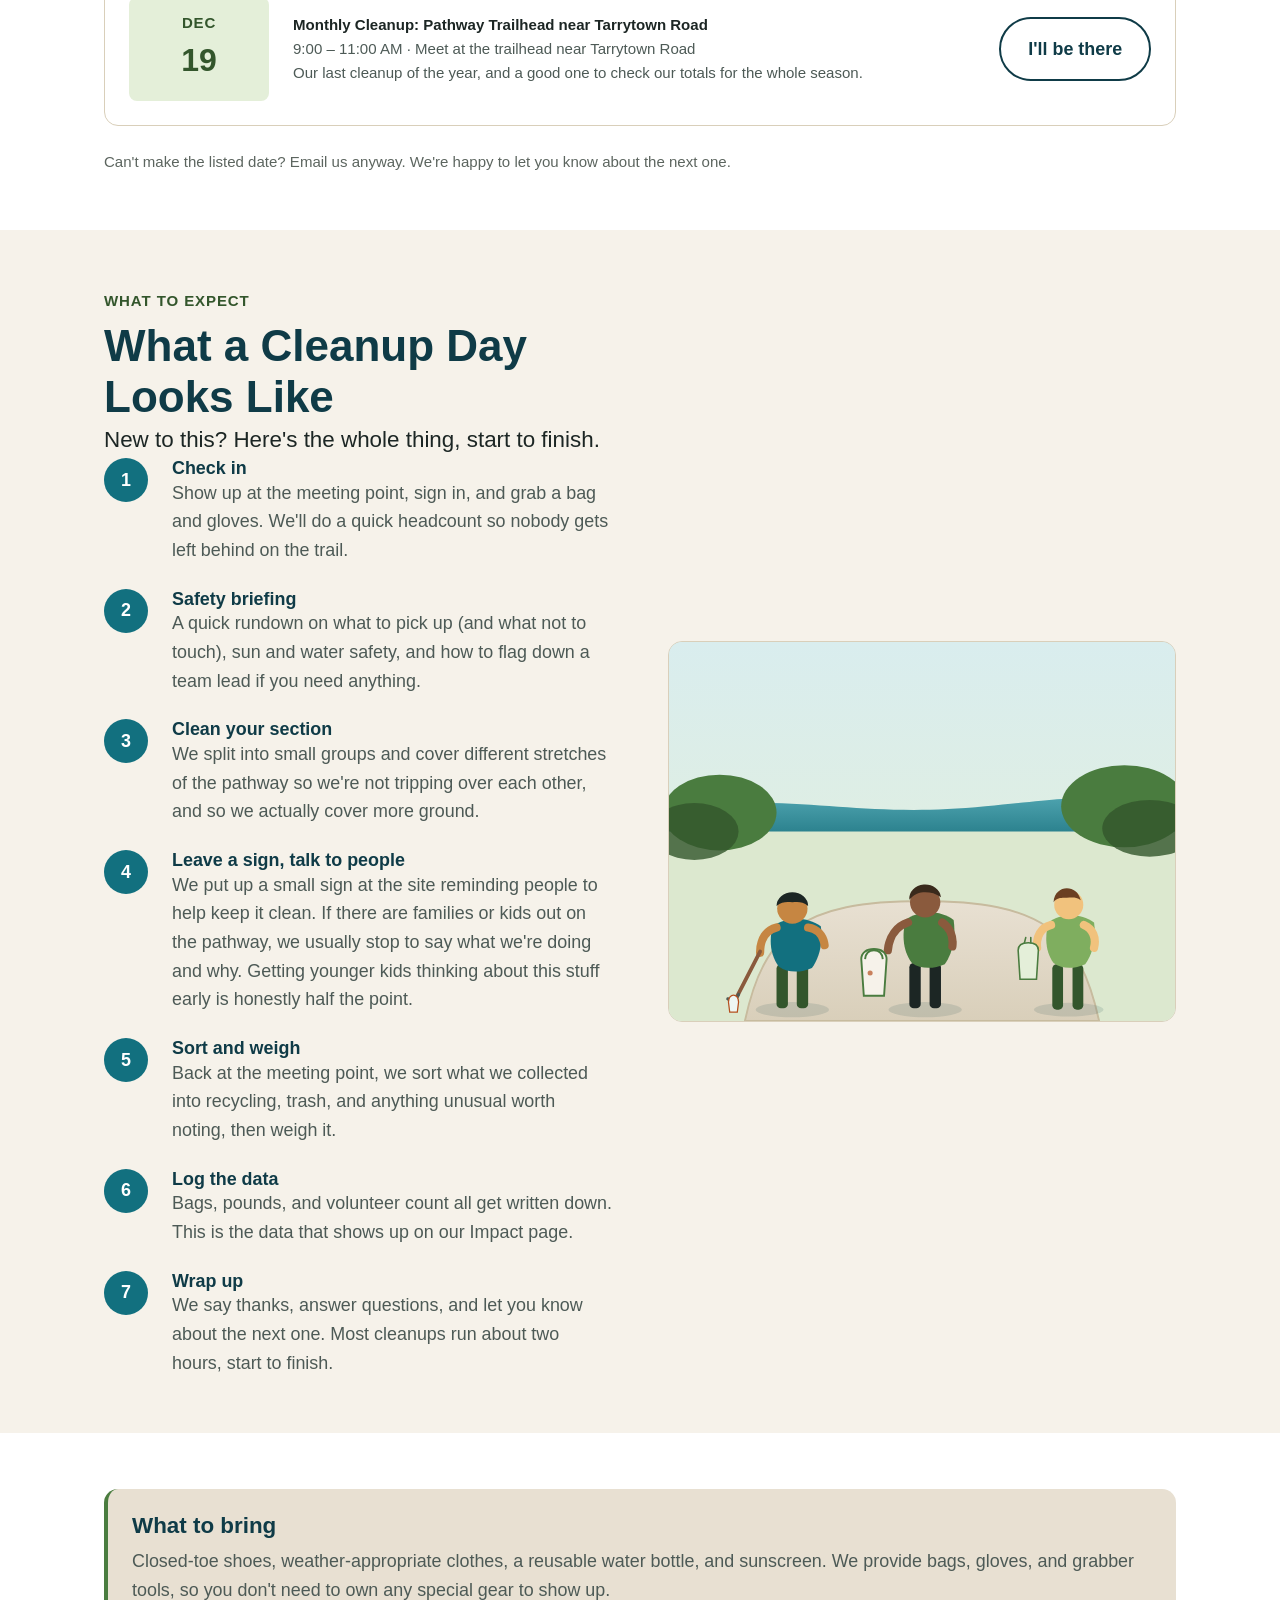
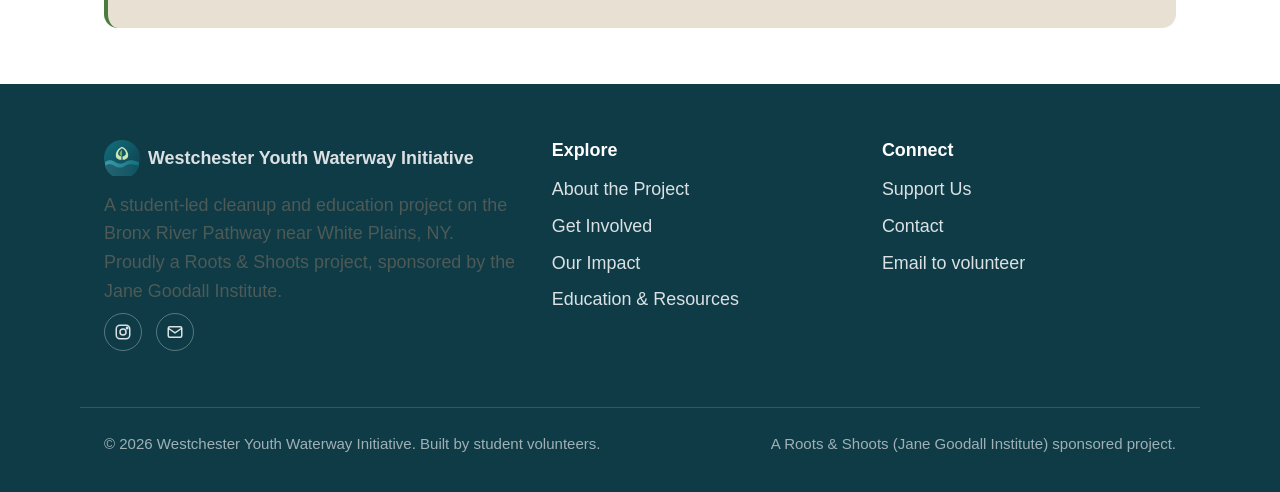
<file: get-involved.html>
<!doctype html>
<html lang="en">
<head>
<meta charset="UTF-8">
<meta name="viewport" content="width=device-width, initial-scale=1.0">
<title>Get Involved | Westchester Youth Waterway Initiative</title>
<meta name="description" content="Sign up to volunteer, see upcoming Bronx River Pathway cleanup events, and find out what a cleanup day looks like.">
<link rel="icon" href="images/logo-mark.svg" type="image/svg+xml">
<link rel="stylesheet" href="css/styles.css">
</head>
<body>
<a class="skip-link" href="#main">Skip to content</a>

<header class="site-header">
  <div class="container nav-bar">
    <a class="brand" href="index.html">
      <img src="images/logo-mark.svg" alt="" width="40" height="40">
      <span class="brand-name-full">Westchester Youth<br>Waterway Initiative</span>
    </a>
    <button class="nav-toggle" type="button" aria-expanded="false" aria-controls="primary-nav-list">
      <span>Menu</span>
    </button>
    <ul class="nav-list" id="primary-nav-list">
      <li><a href="index.html">Home</a></li>
      <li><a href="about.html">About</a></li>
      <li><a href="get-involved.html" aria-current="page">Get Involved</a></li>
      <li><a href="impact.html">Our Impact</a></li>
      <li><a href="education.html">Education</a></li>
      <li><a href="support.html">Support Us</a></li>
      <li><a href="contact.html">Contact</a></li>
      <li><a class="btn btn-primary" href="get-involved.html">Join a Cleanup</a></li>
    </ul>
  </div>
</header>

<main id="main">

  <section class="page-hero">
    <div class="container">
      <h1>Get Involved</h1>
      <p class="lede">Whether you've got one Saturday morning or you want to stick around all season, there's a spot for you. Here's how to jump in.</p>
    </div>
  </section>

  <!-- Volunteer sign-up -->
  <section class="section" id="volunteer">
    <div class="container">
      <div class="section-head">
        <span class="eyebrow">Sign up</span>
        <h2>Tell us you're in.</h2>
        <p class="lede">We don't have an online form right now. Email us directly and we'll add you to the list and follow up with details for the next cleanup or project you're interested in.</p>
      </div>
      <div class="mail-card">
        <div>
          <h3>Ready to volunteer?</h3>
          <p>Send us your name, your general availability, and what you're most interested in: cleanup days, education, outreach, or data tracking. We'll take it from there.</p>
        </div>
        <a class="btn btn-primary" href="mailto:ethangkantor@gmail.com?subject=Volunteer%20sign-up&body=Hi%20WYWI%20team%2C%0A%0AI%27d%20like%20to%20volunteer%20with%20the%20Westchester%20Youth%20Waterway%20Initiative.%0A%0AName%3A%20%0AAvailability%20(days%2Ftimes)%3A%20%0AArea%20of%20interest%20(cleanup%20%2F%20education%20%2F%20outreach%20%2F%20data%20tracking)%3A%20">
          Email us to volunteer
        </a>
      </div>
    </div>
  </section>

  <!-- Upcoming events -->
  <section class="section section--alt">
    <div class="container">
      <div class="section-head">
        <span class="eyebrow">Upcoming cleanups</span>
        <h2>Where we're headed next.</h2>
        <p class="lede">Starting in October, we're doing this monthly: the third Saturday of every month. All ages and experience levels welcome, parents and younger siblings too.</p>
      </div>

      <!-- UPDATE: EVENTS - we're on a monthly schedule now (third Saturday of the month, starting mid-October). Add, remove, or edit event cards here as new months get confirmed. -->
      <div class="event-list">
        <div class="event-card">
          <div class="event-date"><span class="month">Oct</span><span class="day">17</span></div>
          <div class="event-meta">
            <strong>Monthly Cleanup: Gedney Way Section</strong><br>
            9:00 – 11:00 AM · Meet at the Gedney Way pathway entrance, White Plains<br>
            Our first cleanup of the monthly series. Bags, gloves, and grabbers provided.
          </div>
          <a class="btn btn-secondary" href="mailto:ethangkantor@gmail.com?subject=Cleanup%20RSVP%20-%20Oct%2017&body=Hi%20WYWI%20team%2C%0A%0AI%27ll%20be%20at%20the%20October%2017%20cleanup%20at%20the%20Gedney%20Way%20pathway%20entrance.%0A%0AName%3A%20%0ANumber%20of%20people%20in%20my%20group%3A%20">I'll be there</a>
        </div>
        <div class="event-card">
          <div class="event-date"><span class="month">Nov</span><span class="day">21</span></div>
          <div class="event-meta">
            <strong>Monthly Cleanup: Bronx River Parkway Reservation</strong><br>
            9:00 – 11:00 AM · Meet at the main parking lot off Bronx River Parkway<br>
            Cleanup plus a quick water-testing demo for anyone who wants to see how that works.
          </div>
          <a class="btn btn-secondary" href="mailto:ethangkantor@gmail.com?subject=Cleanup%20RSVP%20-%20Nov%2021&body=Hi%20WYWI%20team%2C%0A%0AI%27ll%20be%20at%20the%20November%2021%20cleanup%20at%20the%20Bronx%20River%20Parkway%20Reservation.%0A%0AName%3A%20%0ANumber%20of%20people%20in%20my%20group%3A%20">I'll be there</a>
        </div>
        <div class="event-card">
          <div class="event-date"><span class="month">Dec</span><span class="day">19</span></div>
          <div class="event-meta">
            <strong>Monthly Cleanup: Pathway Trailhead near Tarrytown Road</strong><br>
            9:00 – 11:00 AM · Meet at the trailhead near Tarrytown Road<br>
            Our last cleanup of the year, and a good one to check our totals for the whole season.
          </div>
          <a class="btn btn-secondary" href="mailto:ethangkantor@gmail.com?subject=Cleanup%20RSVP%20-%20Dec%2019&body=Hi%20WYWI%20team%2C%0A%0AI%27ll%20be%20at%20the%20December%2019%20cleanup%20at%20the%20Tarrytown%20Road%20trailhead.%0A%0AName%3A%20%0ANumber%20of%20people%20in%20my%20group%3A%20">I'll be there</a>
        </div>
      </div>
      <p class="stat-asof" style="text-align:left; margin-top: var(--space-4);">Can't make the listed date? Email us anyway. We're happy to let you know about the next one.</p>
    </div>
  </section>

  <!-- What a cleanup day looks like -->
  <section class="section">
    <div class="container split reverse">
      <div class="split-media">
        <figure class="art-frame ratio-4-3">
          <img src="images/cleanup-students.svg" alt="Illustration of student volunteers picking up litter along the river pathway with grabber tools">
        </figure>
      </div>
      <div>
        <span class="eyebrow">What to expect</span>
        <h2>What a Cleanup Day Looks Like</h2>
        <p class="lede">New to this? Here's the whole thing, start to finish.</p>
        <div class="steps">
          <div class="step">
            <div class="step-num"></div>
            <div><h4>Check in</h4><p>Show up at the meeting point, sign in, and grab a bag and gloves. We'll do a quick headcount so nobody gets left behind on the trail.</p></div>
          </div>
          <div class="step">
            <div class="step-num"></div>
            <div><h4>Safety briefing</h4><p>A quick rundown on what to pick up (and what not to touch), sun and water safety, and how to flag down a team lead if you need anything.</p></div>
          </div>
          <div class="step">
            <div class="step-num"></div>
            <div><h4>Clean your section</h4><p>We split into small groups and cover different stretches of the pathway so we're not tripping over each other, and so we actually cover more ground.</p></div>
          </div>
          <div class="step">
            <div class="step-num"></div>
            <div><h4>Leave a sign, talk to people</h4><p>We put up a small sign at the site reminding people to help keep it clean. If there are families or kids out on the pathway, we usually stop to say what we're doing and why. Getting younger kids thinking about this stuff early is honestly half the point.</p></div>
          </div>
          <div class="step">
            <div class="step-num"></div>
            <div><h4>Sort and weigh</h4><p>Back at the meeting point, we sort what we collected into recycling, trash, and anything unusual worth noting, then weigh it.</p></div>
          </div>
          <div class="step">
            <div class="step-num"></div>
            <div><h4>Log the data</h4><p>Bags, pounds, and volunteer count all get written down. This is the data that shows up on our Impact page.</p></div>
          </div>
          <div class="step">
            <div class="step-num"></div>
            <div><h4>Wrap up</h4><p>We say thanks, answer questions, and let you know about the next one. Most cleanups run about two hours, start to finish.</p></div>
          </div>
        </div>
      </div>
    </div>
  </section>

  <section class="section section--alt">
    <div class="container">
      <div class="callout">
        <h3 style="margin-bottom: var(--space-2);">What to bring</h3>
        <p style="margin:0;">Closed-toe shoes, weather-appropriate clothes, a reusable water bottle, and sunscreen. We provide bags, gloves, and grabber tools, so you don't need to own any special gear to show up.</p>
      </div>
    </div>
  </section>

</main>

<footer class="site-footer">
  <div class="container footer-grid">
    <div>
      <div class="footer-brand">
        <img src="images/logo-mark.svg" alt="" width="36" height="36">
        <strong>Westchester Youth Waterway Initiative</strong>
      </div>
      <p>A student-led cleanup and education project on the Bronx River Pathway near White Plains, NY. Proudly a Roots &amp; Shoots project, sponsored by the Jane Goodall Institute.</p>
      <div class="social-row">
        <a href="https://instagram.com/yourhandle" aria-label="Instagram (placeholder, update in footer of every page)">
          <svg viewBox="0 0 24 24" fill="none" stroke="currentColor" stroke-width="2" aria-hidden="true"><rect x="3" y="3" width="18" height="18" rx="5"/><circle cx="12" cy="12" r="4"/><circle cx="17.5" cy="6.5" r="1"/></svg>
        </a>
        <a href="mailto:ethangkantor@gmail.com" aria-label="Email us">
          <svg viewBox="0 0 24 24" fill="none" stroke="currentColor" stroke-width="2" aria-hidden="true"><rect x="3" y="5" width="18" height="14" rx="2"/><path d="M3 7l9 6 9-6"/></svg>
        </a>
      </div>
    </div>
    <div>
      <h4>Explore</h4>
      <nav class="footer-links" aria-label="Footer">
        <a href="about.html">About the Project</a>
        <a href="get-involved.html">Get Involved</a>
        <a href="impact.html">Our Impact</a>
        <a href="education.html">Education &amp; Resources</a>
      </nav>
    </div>
    <div>
      <h4>Connect</h4>
      <div class="footer-links">
        <a href="support.html">Support Us</a>
        <a href="contact.html">Contact</a>
        <a href="mailto:ethangkantor@gmail.com?subject=Volunteer%20sign-up">Email to volunteer</a>
      </div>
    </div>
  </div>
  <div class="container footer-bottom">
    <span>© 2026 Westchester Youth Waterway Initiative. Built by student volunteers.</span>
    <span>A Roots &amp; Shoots (Jane Goodall Institute) sponsored project.</span>
  </div>
</footer>

<script src="js/main.js" defer></script>
</body>
</html>
</file>
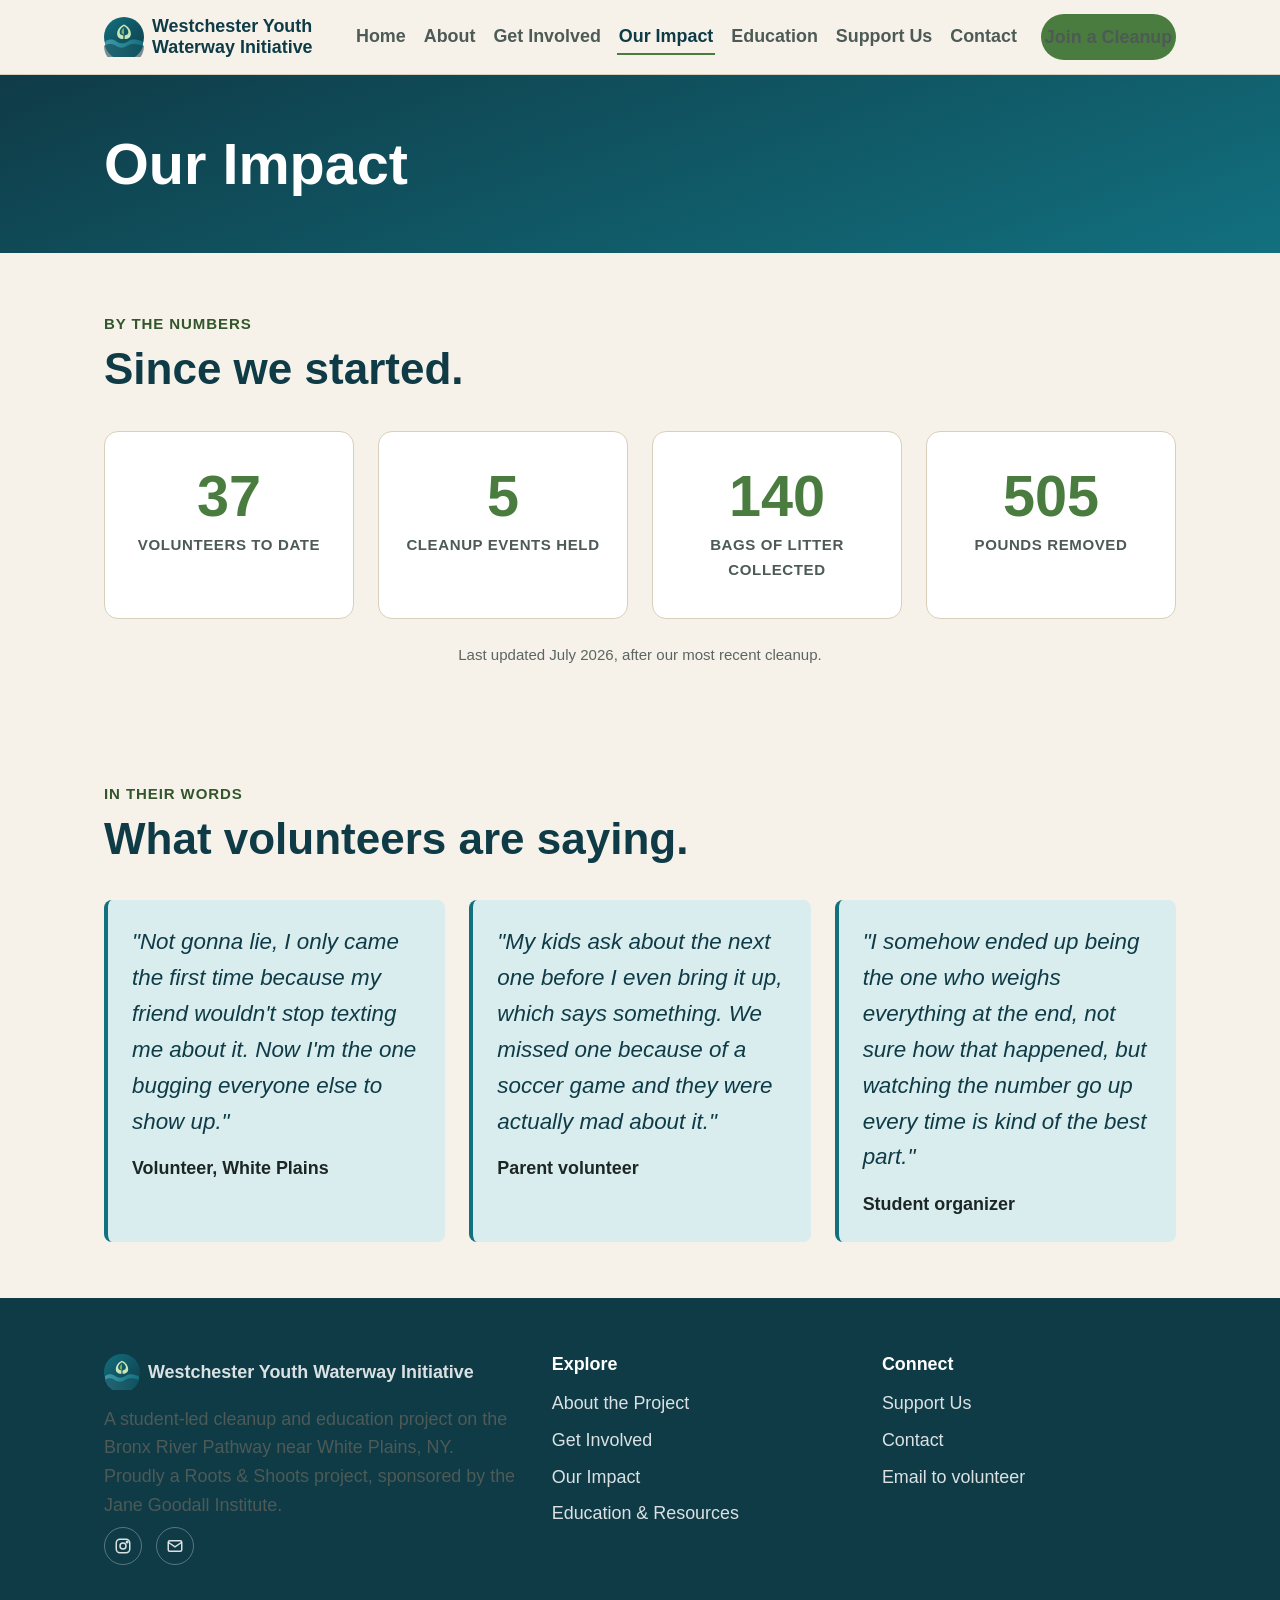
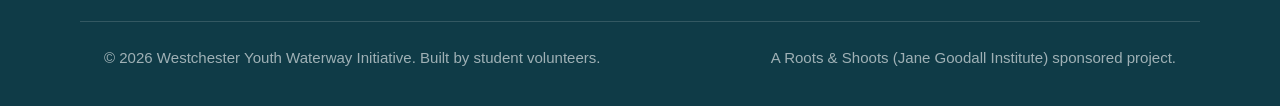
<file: impact.html>
<!doctype html>
<html lang="en">
<head>
<meta charset="UTF-8">
<meta name="viewport" content="width=device-width, initial-scale=1.0">
<title>Our Impact | Westchester Youth Waterway Initiative</title>
<meta name="description" content="Volunteer numbers, pounds of litter collected, and cleanup totals from Bronx River Pathway cleanups run by the Westchester Youth Waterway Initiative.">
<link rel="icon" href="images/logo-mark.svg" type="image/svg+xml">
<link rel="stylesheet" href="css/styles.css">
</head>
<body>
<a class="skip-link" href="#main">Skip to content</a>

<header class="site-header">
  <div class="container nav-bar">
    <a class="brand" href="index.html">
      <img src="images/logo-mark.svg" alt="" width="40" height="40">
      <span class="brand-name-full">Westchester Youth<br>Waterway Initiative</span>
    </a>
    <button class="nav-toggle" type="button" aria-expanded="false" aria-controls="primary-nav-list">
      <span>Menu</span>
    </button>
    <ul class="nav-list" id="primary-nav-list">
      <li><a href="index.html">Home</a></li>
      <li><a href="about.html">About</a></li>
      <li><a href="get-involved.html">Get Involved</a></li>
      <li><a href="impact.html" aria-current="page">Our Impact</a></li>
      <li><a href="education.html">Education</a></li>
      <li><a href="support.html">Support Us</a></li>
      <li><a href="contact.html">Contact</a></li>
      <li><a class="btn btn-primary" href="get-involved.html">Join a Cleanup</a></li>
    </ul>
  </div>
</header>

<main id="main">

  <section class="page-hero">
    <div class="container">
      <h1>Our Impact</h1>
    </div>
  </section>

  <!-- Stats dashboard -->
  <section class="section">
    <div class="container">
      <div class="section-head">
        <span class="eyebrow">By the numbers</span>
        <h2>Since we started.</h2>
      </div>
      <!-- UPDATE: STATS - update these four figures after each cleanup. Keep index.html's teaser in sync. -->
      <div class="stat-grid">
        <div class="stat-card">
          <div class="stat-figure">37</div>
          <div class="stat-label">Volunteers to date</div>
        </div>
        <div class="stat-card">
          <div class="stat-figure">5</div>
          <div class="stat-label">Cleanup events held</div>
        </div>
        <div class="stat-card">
          <div class="stat-figure">140</div>
          <div class="stat-label">Bags of litter collected</div>
        </div>
        <div class="stat-card">
          <div class="stat-figure">505</div>
          <div class="stat-label">Pounds removed</div>
        </div>
      </div>
      <p class="stat-asof"><!-- UPDATE: AS-OF DATE -->Last updated July 2026, after our most recent cleanup.</p>
    </div>
  </section>

  <!-- Testimonials -->
  <section class="section">
    <div class="container">
      <div class="section-head">
        <span class="eyebrow">In their words</span>
        <h2>What volunteers are saying.</h2>
      </div>
      <!-- UPDATE: TESTIMONIALS - replace these with real volunteer quotes as you collect them -->
      <div class="grid grid-3">
        <div class="testimonial">
          <p>"Not gonna lie, I only came the first time because my friend wouldn't stop texting me about it. Now I'm the one bugging everyone else to show up."</p>
          <cite>Volunteer, White Plains</cite>
        </div>
        <div class="testimonial">
          <p>"My kids ask about the next one before I even bring it up, which says something. We missed one because of a soccer game and they were actually mad about it."</p>
          <cite>Parent volunteer</cite>
        </div>
        <div class="testimonial">
          <p>"I somehow ended up being the one who weighs everything at the end, not sure how that happened, but watching the number go up every time is kind of the best part."</p>
          <cite>Student organizer</cite>
        </div>
      </div>
    </div>
  </section>

</main>

<footer class="site-footer">
  <div class="container footer-grid">
    <div>
      <div class="footer-brand">
        <img src="images/logo-mark.svg" alt="" width="36" height="36">
        <strong>Westchester Youth Waterway Initiative</strong>
      </div>
      <p>A student-led cleanup and education project on the Bronx River Pathway near White Plains, NY. Proudly a Roots &amp; Shoots project, sponsored by the Jane Goodall Institute.</p>
      <div class="social-row">
        <a href="https://instagram.com/yourhandle" aria-label="Instagram (placeholder, update in footer of every page)">
          <svg viewBox="0 0 24 24" fill="none" stroke="currentColor" stroke-width="2" aria-hidden="true"><rect x="3" y="3" width="18" height="18" rx="5"/><circle cx="12" cy="12" r="4"/><circle cx="17.5" cy="6.5" r="1"/></svg>
        </a>
        <a href="mailto:ethangkantor@gmail.com" aria-label="Email us">
          <svg viewBox="0 0 24 24" fill="none" stroke="currentColor" stroke-width="2" aria-hidden="true"><rect x="3" y="5" width="18" height="14" rx="2"/><path d="M3 7l9 6 9-6"/></svg>
        </a>
      </div>
    </div>
    <div>
      <h4>Explore</h4>
      <nav class="footer-links" aria-label="Footer">
        <a href="about.html">About the Project</a>
        <a href="get-involved.html">Get Involved</a>
        <a href="impact.html">Our Impact</a>
        <a href="education.html">Education &amp; Resources</a>
      </nav>
    </div>
    <div>
      <h4>Connect</h4>
      <div class="footer-links">
        <a href="support.html">Support Us</a>
        <a href="contact.html">Contact</a>
        <a href="mailto:ethangkantor@gmail.com?subject=Volunteer%20sign-up">Email to volunteer</a>
      </div>
    </div>
  </div>
  <div class="container footer-bottom">
    <span>© 2026 Westchester Youth Waterway Initiative. Built by student volunteers.</span>
    <span>A Roots &amp; Shoots (Jane Goodall Institute) sponsored project.</span>
  </div>
</footer>

<script src="js/main.js" defer></script>
</body>
</html>
</file>
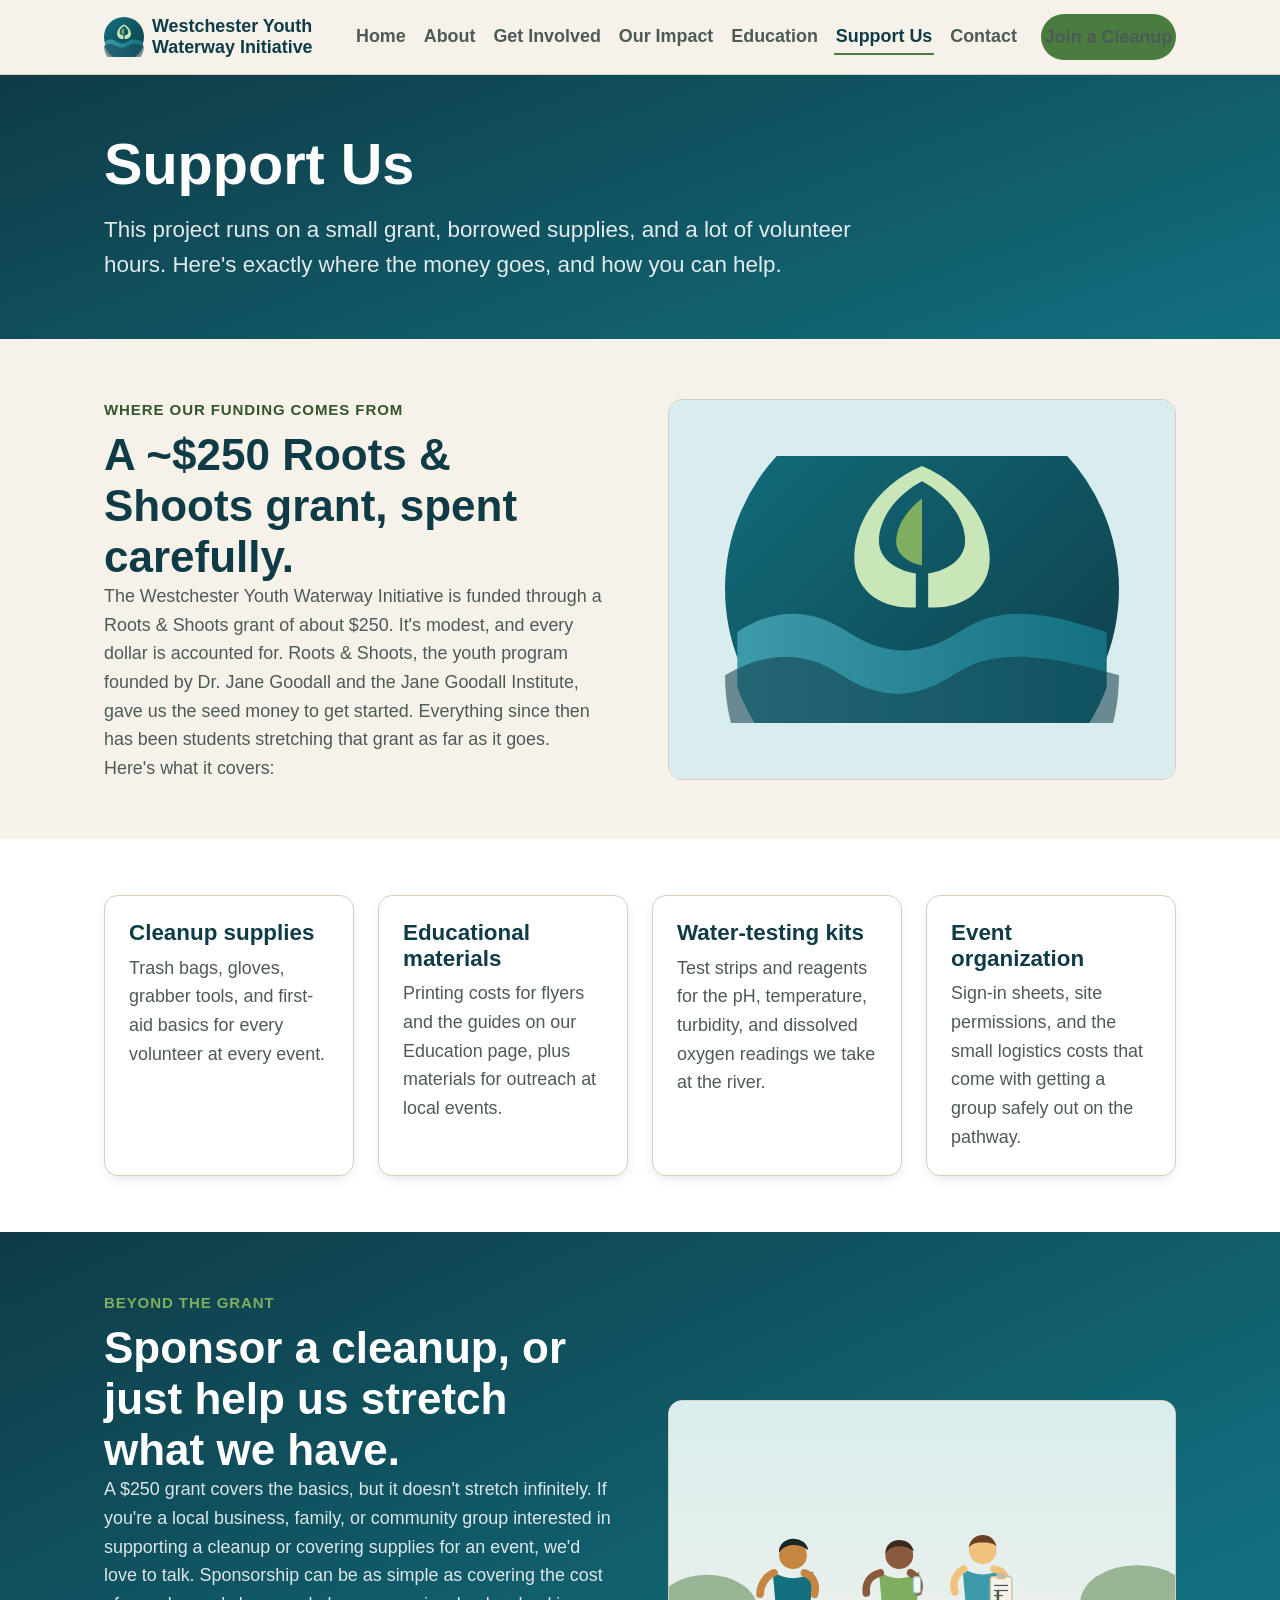
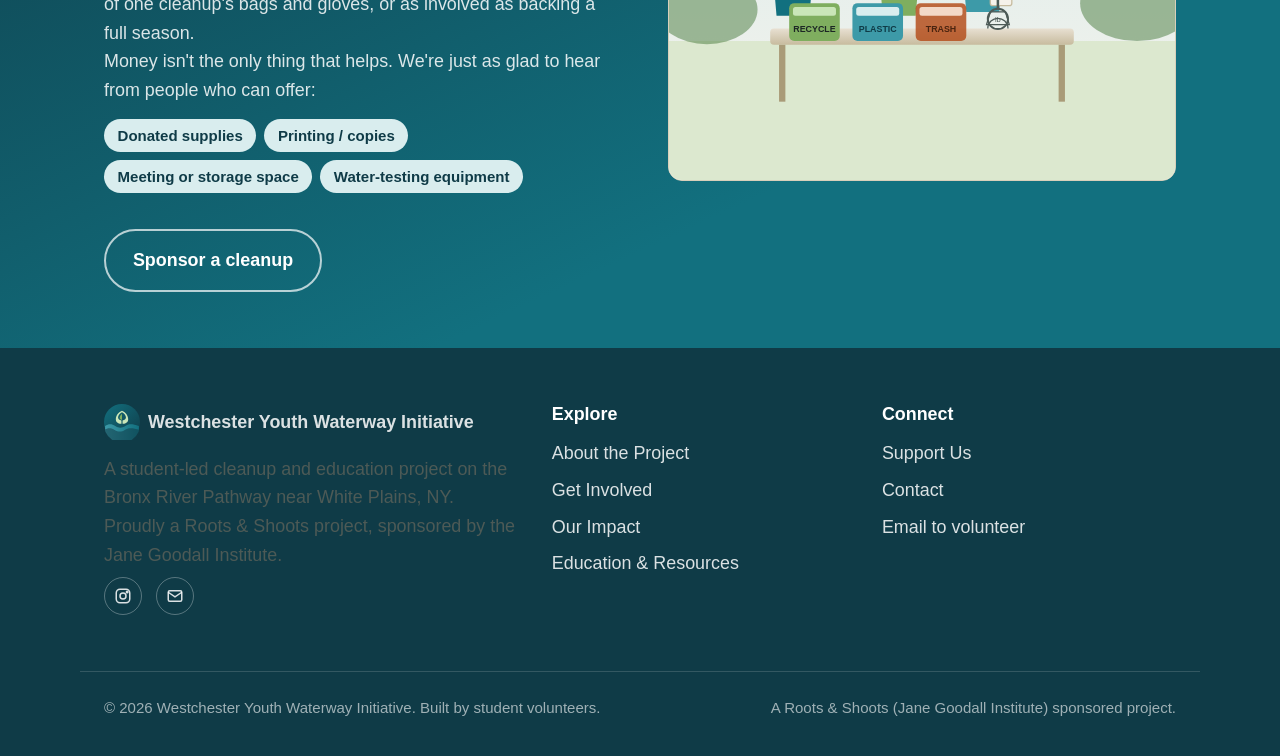
<file: support.html>
<!doctype html>
<html lang="en">
<head>
<meta charset="UTF-8">
<meta name="viewport" content="width=device-width, initial-scale=1.0">
<title>Support Us | Westchester Youth Waterway Initiative</title>
<meta name="description" content="How the Westchester Youth Waterway Initiative's Roots & Shoots grant is used, and how to sponsor or support a future cleanup.">
<link rel="icon" href="images/logo-mark.svg" type="image/svg+xml">
<link rel="stylesheet" href="css/styles.css">
</head>
<body>
<a class="skip-link" href="#main">Skip to content</a>

<header class="site-header">
  <div class="container nav-bar">
    <a class="brand" href="index.html">
      <img src="images/logo-mark.svg" alt="" width="40" height="40">
      <span class="brand-name-full">Westchester Youth<br>Waterway Initiative</span>
    </a>
    <button class="nav-toggle" type="button" aria-expanded="false" aria-controls="primary-nav-list">
      <span>Menu</span>
    </button>
    <ul class="nav-list" id="primary-nav-list">
      <li><a href="index.html">Home</a></li>
      <li><a href="about.html">About</a></li>
      <li><a href="get-involved.html">Get Involved</a></li>
      <li><a href="impact.html">Our Impact</a></li>
      <li><a href="education.html">Education</a></li>
      <li><a href="support.html" aria-current="page">Support Us</a></li>
      <li><a href="contact.html">Contact</a></li>
      <li><a class="btn btn-primary" href="get-involved.html">Join a Cleanup</a></li>
    </ul>
  </div>
</header>

<main id="main">

  <section class="page-hero">
    <div class="container">
      <h1>Support Us</h1>
      <p class="lede">This project runs on a small grant, borrowed supplies, and a lot of volunteer hours. Here's exactly where the money goes, and how you can help.</p>
    </div>
  </section>

  <!-- Grant breakdown -->
  <section class="section">
    <div class="container split">
      <div>
        <span class="eyebrow">Where our funding comes from</span>
        <h2>A ~$250 Roots &amp; Shoots grant, spent carefully.</h2>
        <p>The Westchester Youth Waterway Initiative is funded through a Roots &amp; Shoots grant of about $250. It's modest, and every dollar is accounted for. Roots &amp; Shoots, the youth program founded by Dr. Jane Goodall and the Jane Goodall Institute, gave us the seed money to get started. Everything since then has been students stretching that grant as far as it goes.</p>
        <p>Here's what it covers:</p>
      </div>
      <figure class="art-frame ratio-4-3">
        <img src="images/logo-mark.svg" alt="Westchester Youth Waterway Initiative mark" style="padding: var(--space-6); background: var(--river-pale);">
      </figure>
    </div>
  </section>

  <section class="section section--alt">
    <div class="container">
      <div class="grid grid-4">
        <div class="card">
          <h3>Cleanup supplies</h3>
          <p>Trash bags, gloves, grabber tools, and first-aid basics for every volunteer at every event.</p>
        </div>
        <div class="card">
          <h3>Educational materials</h3>
          <p>Printing costs for flyers and the guides on our Education page, plus materials for outreach at local events.</p>
        </div>
        <div class="card">
          <h3>Water-testing kits</h3>
          <p>Test strips and reagents for the pH, temperature, turbidity, and dissolved oxygen readings we take at the river.</p>
        </div>
        <div class="card">
          <h3>Event organization</h3>
          <p>Sign-in sheets, site permissions, and the small logistics costs that come with getting a group safely out on the pathway.</p>
        </div>
      </div>
    </div>
  </section>

  <!-- Sponsorship -->
  <section class="section section--river">
    <div class="container split">
      <div>
        <span class="eyebrow">Beyond the grant</span>
        <h2>Sponsor a cleanup, or just help us stretch what we have.</h2>
        <p>A $250 grant covers the basics, but it doesn't stretch infinitely. If you're a local business, family, or community group interested in supporting a cleanup or covering supplies for an event, we'd love to talk. Sponsorship can be as simple as covering the cost of one cleanup's bags and gloves, or as involved as backing a full season.</p>
        <p>Money isn't the only thing that helps. We're just as glad to hear from people who can offer:</p>
        <div class="tag-list">
          <span class="tag">Donated supplies</span>
          <span class="tag">Printing / copies</span>
          <span class="tag">Meeting or storage space</span>
          <span class="tag">Water-testing equipment</span>
        </div>
        <div class="btn-row" style="margin-top: var(--space-5);">
          <a class="btn btn-outline-light" href="mailto:ethangkantor@gmail.com?subject=Sponsorship%20interest&body=Hi%20WYWI%20team%2C%0A%0AI%27m%20interested%20in%20supporting%20a%20cleanup%20or%20sponsoring%20the%20Westchester%20Youth%20Waterway%20Initiative.%0A%0AName%2FOrganization%3A%20%0AWhat%20I%27d%20like%20to%20offer%20or%20discuss%3A%20">
            Sponsor a cleanup
          </a>
        </div>
      </div>
      <figure class="art-frame ratio-4-3">
        <img src="images/cleanup-sorting.svg" alt="Illustration of students sorting collected litter at a table with labeled bins">
      </figure>
    </div>
  </section>

</main>

<footer class="site-footer">
  <div class="container footer-grid">
    <div>
      <div class="footer-brand">
        <img src="images/logo-mark.svg" alt="" width="36" height="36">
        <strong>Westchester Youth Waterway Initiative</strong>
      </div>
      <p>A student-led cleanup and education project on the Bronx River Pathway near White Plains, NY. Proudly a Roots &amp; Shoots project, sponsored by the Jane Goodall Institute.</p>
      <div class="social-row">
        <a href="https://instagram.com/yourhandle" aria-label="Instagram (placeholder, update in footer of every page)">
          <svg viewBox="0 0 24 24" fill="none" stroke="currentColor" stroke-width="2" aria-hidden="true"><rect x="3" y="3" width="18" height="18" rx="5"/><circle cx="12" cy="12" r="4"/><circle cx="17.5" cy="6.5" r="1"/></svg>
        </a>
        <a href="mailto:ethangkantor@gmail.com" aria-label="Email us">
          <svg viewBox="0 0 24 24" fill="none" stroke="currentColor" stroke-width="2" aria-hidden="true"><rect x="3" y="5" width="18" height="14" rx="2"/><path d="M3 7l9 6 9-6"/></svg>
        </a>
      </div>
    </div>
    <div>
      <h4>Explore</h4>
      <nav class="footer-links" aria-label="Footer">
        <a href="about.html">About the Project</a>
        <a href="get-involved.html">Get Involved</a>
        <a href="impact.html">Our Impact</a>
        <a href="education.html">Education &amp; Resources</a>
      </nav>
    </div>
    <div>
      <h4>Connect</h4>
      <div class="footer-links">
        <a href="support.html">Support Us</a>
        <a href="contact.html">Contact</a>
        <a href="mailto:ethangkantor@gmail.com?subject=Volunteer%20sign-up">Email to volunteer</a>
      </div>
    </div>
  </div>
  <div class="container footer-bottom">
    <span>© 2026 Westchester Youth Waterway Initiative. Built by student volunteers.</span>
    <span>A Roots &amp; Shoots (Jane Goodall Institute) sponsored project.</span>
  </div>
</footer>

<script src="js/main.js" defer></script>
</body>
</html>
</file>
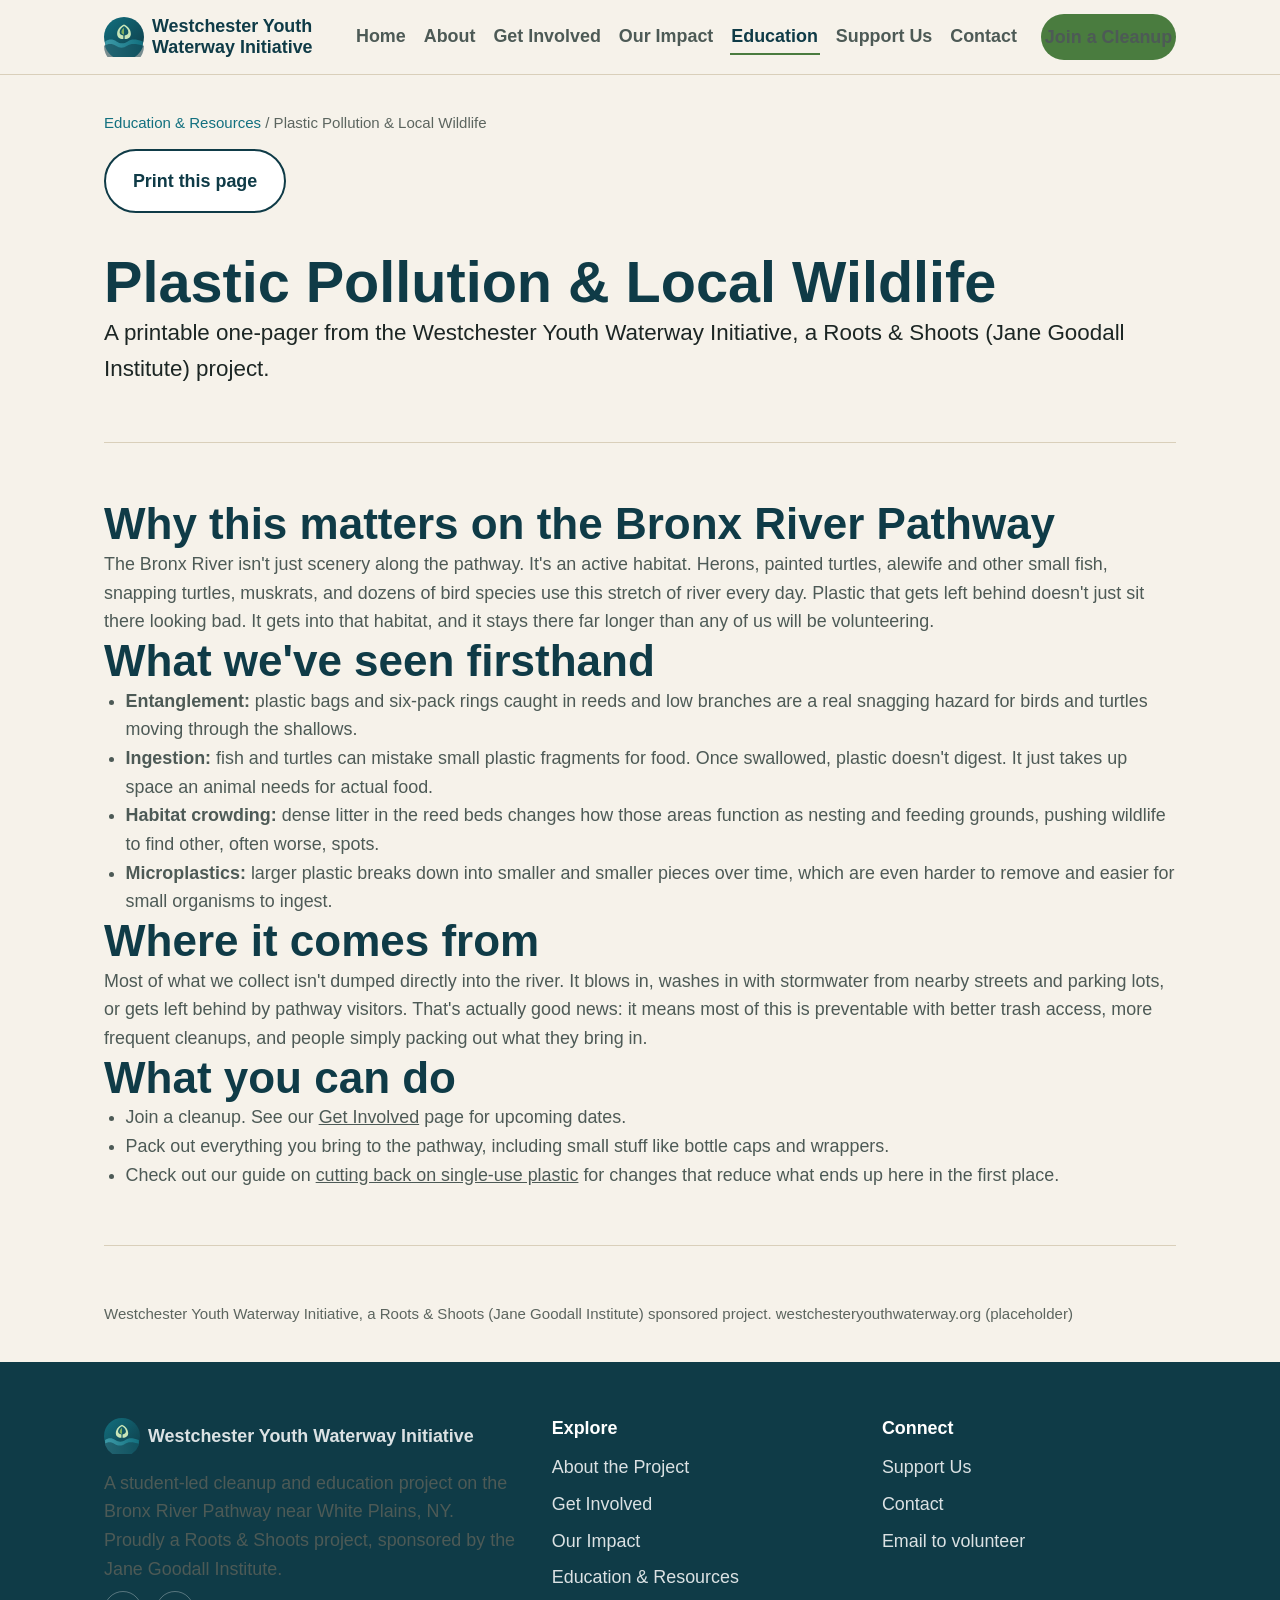
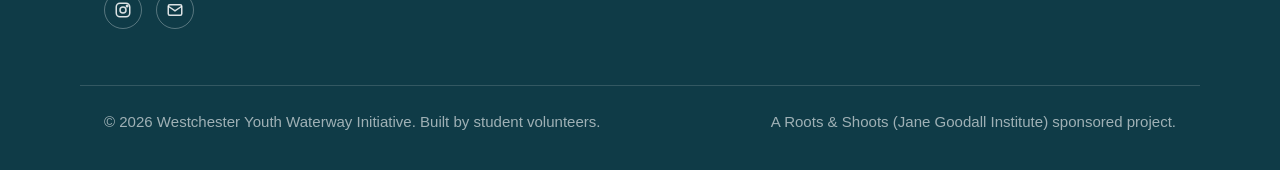
<file: resources/plastic-and-wildlife.html>
<!doctype html>
<html lang="en">
<head>
<meta charset="UTF-8">
<meta name="viewport" content="width=device-width, initial-scale=1.0">
<title>Plastic Pollution &amp; Local Wildlife | Westchester Youth Waterway Initiative</title>
<meta name="description" content="Printable guide: how plastic pollution on the Bronx River Pathway affects local wildlife.">
<link rel="icon" href="../images/logo-mark.svg" type="image/svg+xml">
<link rel="stylesheet" href="../css/styles.css">
</head>
<body>
<a class="skip-link" href="#main">Skip to content</a>

<header class="site-header no-print">
  <div class="container nav-bar">
    <a class="brand" href="../index.html">
      <img src="../images/logo-mark.svg" alt="" width="40" height="40">
      <span class="brand-name-full">Westchester Youth<br>Waterway Initiative</span>
    </a>
    <button class="nav-toggle" type="button" aria-expanded="false" aria-controls="primary-nav-list">
      <span>Menu</span>
    </button>
    <ul class="nav-list" id="primary-nav-list">
      <li><a href="../index.html">Home</a></li>
      <li><a href="../about.html">About</a></li>
      <li><a href="../get-involved.html">Get Involved</a></li>
      <li><a href="../impact.html">Our Impact</a></li>
      <li><a href="../education.html" aria-current="page">Education</a></li>
      <li><a href="../support.html">Support Us</a></li>
      <li><a href="../contact.html">Contact</a></li>
      <li><a class="btn btn-primary" href="../get-involved.html">Join a Cleanup</a></li>
    </ul>
  </div>
</header>

<main id="main">
  <section class="section section--tight">
    <div class="container">
      <p class="breadcrumb no-print"><a href="../education.html">Education &amp; Resources</a> / Plastic Pollution &amp; Local Wildlife</p>

      <div class="btn-row no-print" style="margin-bottom: var(--space-5);">
        <button type="button" class="btn btn-secondary" onclick="window.print()">Print this page</button>
      </div>

      <h1>Plastic Pollution &amp; Local Wildlife</h1>
      <p class="lede">A printable one-pager from the Westchester Youth Waterway Initiative, a Roots &amp; Shoots (Jane Goodall Institute) project.</p>

      <hr class="divider">

      <h2>Why this matters on the Bronx River Pathway</h2>
      <p>The Bronx River isn't just scenery along the pathway. It's an active habitat. Herons, painted turtles, alewife and other small fish, snapping turtles, muskrats, and dozens of bird species use this stretch of river every day. Plastic that gets left behind doesn't just sit there looking bad. It gets into that habitat, and it stays there far longer than any of us will be volunteering.</p>

      <h2>What we've seen firsthand</h2>
      <ul style="color: var(--ink-soft); padding-left: 1.2em; list-style: disc;">
        <li><strong>Entanglement:</strong> plastic bags and six-pack rings caught in reeds and low branches are a real snagging hazard for birds and turtles moving through the shallows.</li>
        <li><strong>Ingestion:</strong> fish and turtles can mistake small plastic fragments for food. Once swallowed, plastic doesn't digest. It just takes up space an animal needs for actual food.</li>
        <li><strong>Habitat crowding:</strong> dense litter in the reed beds changes how those areas function as nesting and feeding grounds, pushing wildlife to find other, often worse, spots.</li>
        <li><strong>Microplastics:</strong> larger plastic breaks down into smaller and smaller pieces over time, which are even harder to remove and easier for small organisms to ingest.</li>
      </ul>

      <h2>Where it comes from</h2>
      <p>Most of what we collect isn't dumped directly into the river. It blows in, washes in with stormwater from nearby streets and parking lots, or gets left behind by pathway visitors. That's actually good news: it means most of this is preventable with better trash access, more frequent cleanups, and people simply packing out what they bring in.</p>

      <h2>What you can do</h2>
      <ul style="color: var(--ink-soft); padding-left: 1.2em; list-style: disc;">
        <li>Join a cleanup. See our <a href="../get-involved.html">Get Involved</a> page for upcoming dates.</li>
        <li>Pack out everything you bring to the pathway, including small stuff like bottle caps and wrappers.</li>
        <li>Check out our guide on <a href="reduce-single-use.html">cutting back on single-use plastic</a> for changes that reduce what ends up here in the first place.</li>
      </ul>

      <hr class="divider">
      <p class="stat-asof" style="text-align:left;">Westchester Youth Waterway Initiative, a Roots &amp; Shoots (Jane Goodall Institute) sponsored project. westchesteryouthwaterway.org (placeholder)</p>
    </div>
  </section>
</main>

<footer class="site-footer no-print">
  <div class="container footer-grid">
    <div>
      <div class="footer-brand">
        <img src="../images/logo-mark.svg" alt="" width="36" height="36">
        <strong>Westchester Youth Waterway Initiative</strong>
      </div>
      <p>A student-led cleanup and education project on the Bronx River Pathway near White Plains, NY. Proudly a Roots &amp; Shoots project, sponsored by the Jane Goodall Institute.</p>
      <div class="social-row">
        <a href="https://instagram.com/yourhandle" aria-label="Instagram (placeholder, update in footer of every page)">
          <svg viewBox="0 0 24 24" fill="none" stroke="currentColor" stroke-width="2" aria-hidden="true"><rect x="3" y="3" width="18" height="18" rx="5"/><circle cx="12" cy="12" r="4"/><circle cx="17.5" cy="6.5" r="1"/></svg>
        </a>
        <a href="mailto:ethangkantor@gmail.com" aria-label="Email us">
          <svg viewBox="0 0 24 24" fill="none" stroke="currentColor" stroke-width="2" aria-hidden="true"><rect x="3" y="5" width="18" height="14" rx="2"/><path d="M3 7l9 6 9-6"/></svg>
        </a>
      </div>
    </div>
    <div>
      <h4>Explore</h4>
      <nav class="footer-links" aria-label="Footer">
        <a href="../about.html">About the Project</a>
        <a href="../get-involved.html">Get Involved</a>
        <a href="../impact.html">Our Impact</a>
        <a href="../education.html">Education &amp; Resources</a>
      </nav>
    </div>
    <div>
      <h4>Connect</h4>
      <div class="footer-links">
        <a href="../support.html">Support Us</a>
        <a href="../contact.html">Contact</a>
        <a href="mailto:ethangkantor@gmail.com?subject=Volunteer%20sign-up">Email to volunteer</a>
      </div>
    </div>
  </div>
  <div class="container footer-bottom">
    <span>© 2026 Westchester Youth Waterway Initiative. Built by student volunteers.</span>
    <span>A Roots &amp; Shoots (Jane Goodall Institute) sponsored project.</span>
  </div>
</footer>

<script src="../js/main.js" defer></script>
</body>
</html>
</file>
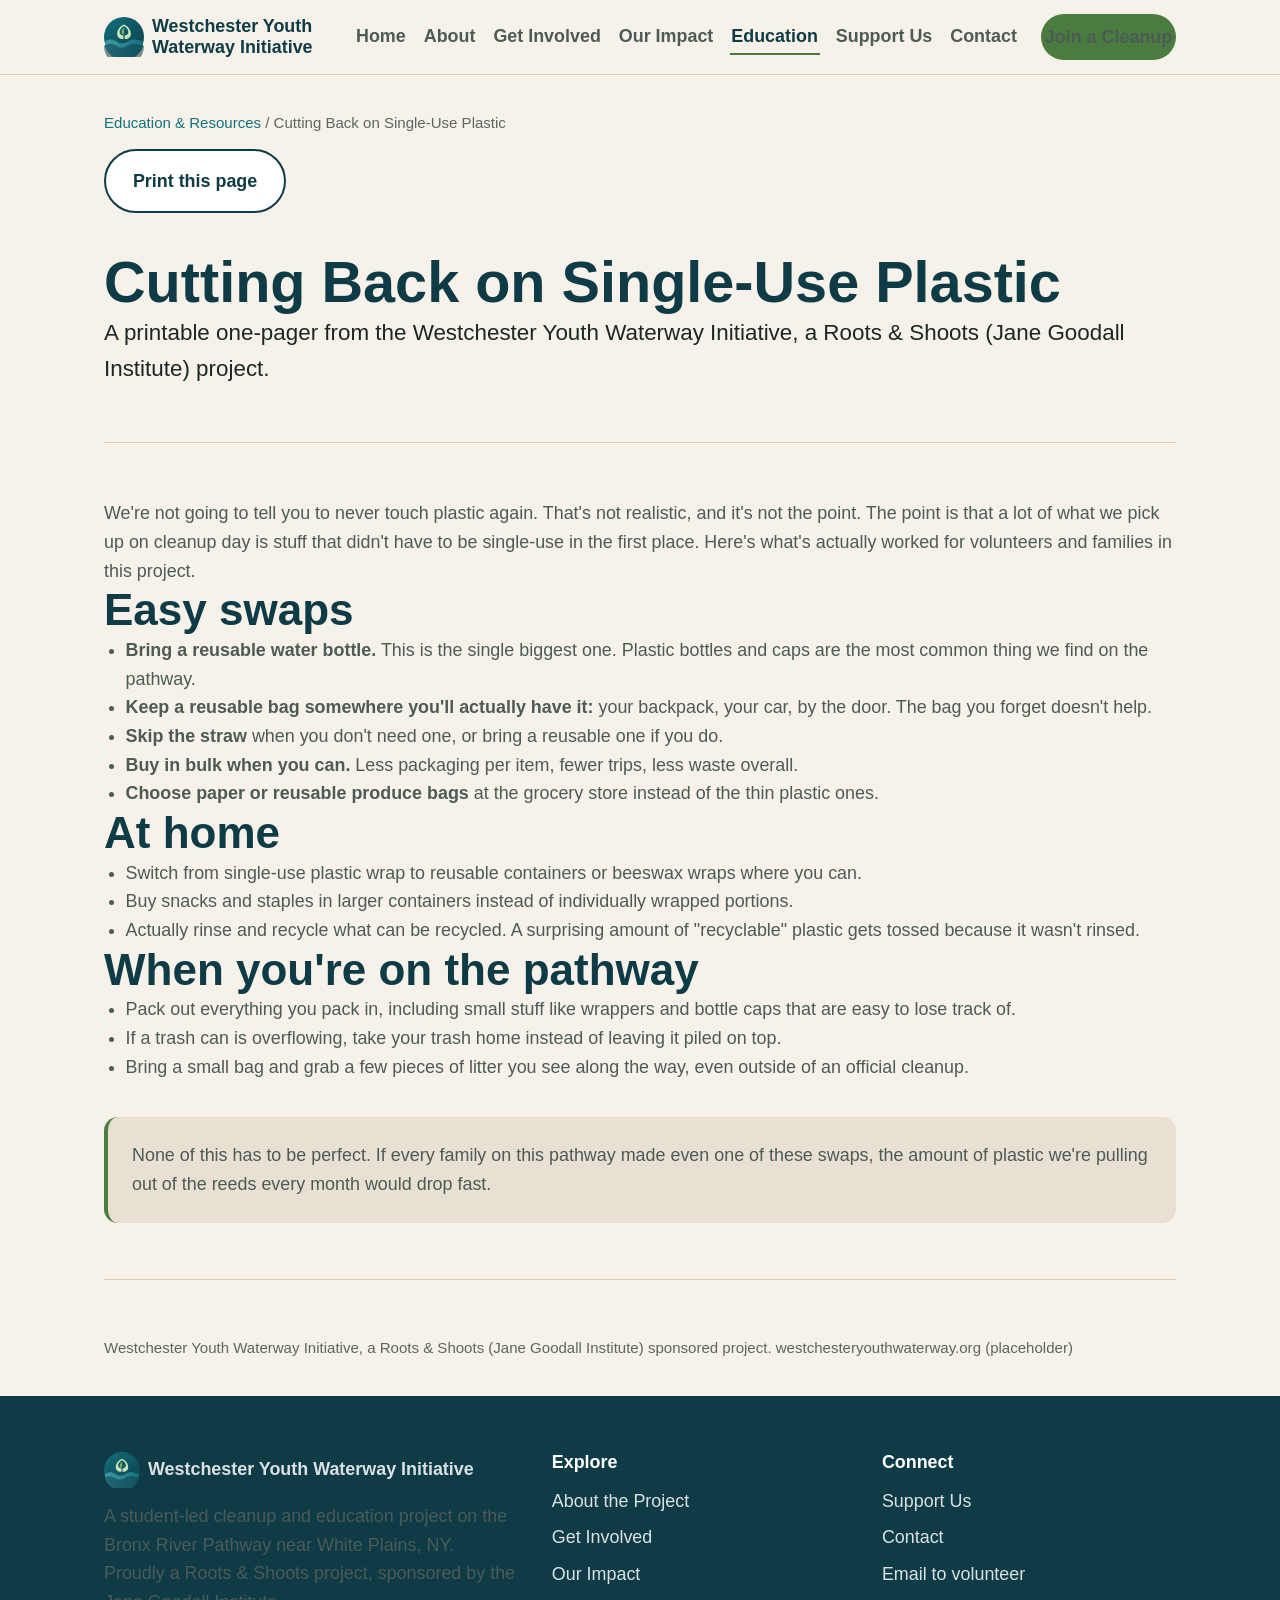
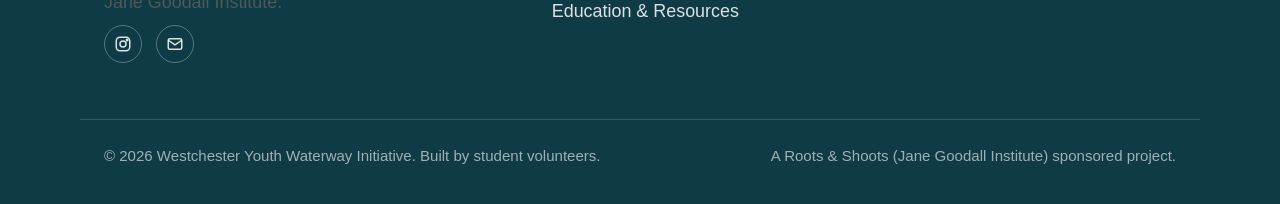
<file: resources/reduce-single-use.html>
<!doctype html>
<html lang="en">
<head>
<meta charset="UTF-8">
<meta name="viewport" content="width=device-width, initial-scale=1.0">
<title>Cutting Back on Single-Use Plastic | Westchester Youth Waterway Initiative</title>
<meta name="description" content="Printable guide: practical tips for reducing single-use plastic at home and on the go.">
<link rel="icon" href="../images/logo-mark.svg" type="image/svg+xml">
<link rel="stylesheet" href="../css/styles.css">
</head>
<body>
<a class="skip-link" href="#main">Skip to content</a>

<header class="site-header no-print">
  <div class="container nav-bar">
    <a class="brand" href="../index.html">
      <img src="../images/logo-mark.svg" alt="" width="40" height="40">
      <span class="brand-name-full">Westchester Youth<br>Waterway Initiative</span>
    </a>
    <button class="nav-toggle" type="button" aria-expanded="false" aria-controls="primary-nav-list">
      <span>Menu</span>
    </button>
    <ul class="nav-list" id="primary-nav-list">
      <li><a href="../index.html">Home</a></li>
      <li><a href="../about.html">About</a></li>
      <li><a href="../get-involved.html">Get Involved</a></li>
      <li><a href="../impact.html">Our Impact</a></li>
      <li><a href="../education.html" aria-current="page">Education</a></li>
      <li><a href="../support.html">Support Us</a></li>
      <li><a href="../contact.html">Contact</a></li>
      <li><a class="btn btn-primary" href="../get-involved.html">Join a Cleanup</a></li>
    </ul>
  </div>
</header>

<main id="main">
  <section class="section section--tight">
    <div class="container">
      <p class="breadcrumb no-print"><a href="../education.html">Education &amp; Resources</a> / Cutting Back on Single-Use Plastic</p>

      <div class="btn-row no-print" style="margin-bottom: var(--space-5);">
        <button type="button" class="btn btn-secondary" onclick="window.print()">Print this page</button>
      </div>

      <h1>Cutting Back on Single-Use Plastic</h1>
      <p class="lede">A printable one-pager from the Westchester Youth Waterway Initiative, a Roots &amp; Shoots (Jane Goodall Institute) project.</p>

      <hr class="divider">

      <p>We're not going to tell you to never touch plastic again. That's not realistic, and it's not the point. The point is that a lot of what we pick up on cleanup day is stuff that didn't have to be single-use in the first place. Here's what's actually worked for volunteers and families in this project.</p>

      <h2>Easy swaps</h2>
      <ul style="color: var(--ink-soft); padding-left: 1.2em; list-style: disc;">
        <li><strong>Bring a reusable water bottle.</strong> This is the single biggest one. Plastic bottles and caps are the most common thing we find on the pathway.</li>
        <li><strong>Keep a reusable bag somewhere you'll actually have it:</strong> your backpack, your car, by the door. The bag you forget doesn't help.</li>
        <li><strong>Skip the straw</strong> when you don't need one, or bring a reusable one if you do.</li>
        <li><strong>Buy in bulk when you can.</strong> Less packaging per item, fewer trips, less waste overall.</li>
        <li><strong>Choose paper or reusable produce bags</strong> at the grocery store instead of the thin plastic ones.</li>
      </ul>

      <h2>At home</h2>
      <ul style="color: var(--ink-soft); padding-left: 1.2em; list-style: disc;">
        <li>Switch from single-use plastic wrap to reusable containers or beeswax wraps where you can.</li>
        <li>Buy snacks and staples in larger containers instead of individually wrapped portions.</li>
        <li>Actually rinse and recycle what can be recycled. A surprising amount of "recyclable" plastic gets tossed because it wasn't rinsed.</li>
      </ul>

      <h2>When you're on the pathway</h2>
      <ul style="color: var(--ink-soft); padding-left: 1.2em; list-style: disc;">
        <li>Pack out everything you pack in, including small stuff like wrappers and bottle caps that are easy to lose track of.</li>
        <li>If a trash can is overflowing, take your trash home instead of leaving it piled on top.</li>
        <li>Bring a small bag and grab a few pieces of litter you see along the way, even outside of an official cleanup.</li>
      </ul>

      <div class="callout" style="margin-top: var(--space-5);">
        <p style="margin:0;">None of this has to be perfect. If every family on this pathway made even one of these swaps, the amount of plastic we're pulling out of the reeds every month would drop fast.</p>
      </div>

      <hr class="divider">
      <p class="stat-asof" style="text-align:left;">Westchester Youth Waterway Initiative, a Roots &amp; Shoots (Jane Goodall Institute) sponsored project. westchesteryouthwaterway.org (placeholder)</p>
    </div>
  </section>
</main>

<footer class="site-footer no-print">
  <div class="container footer-grid">
    <div>
      <div class="footer-brand">
        <img src="../images/logo-mark.svg" alt="" width="36" height="36">
        <strong>Westchester Youth Waterway Initiative</strong>
      </div>
      <p>A student-led cleanup and education project on the Bronx River Pathway near White Plains, NY. Proudly a Roots &amp; Shoots project, sponsored by the Jane Goodall Institute.</p>
      <div class="social-row">
        <a href="https://instagram.com/yourhandle" aria-label="Instagram (placeholder, update in footer of every page)">
          <svg viewBox="0 0 24 24" fill="none" stroke="currentColor" stroke-width="2" aria-hidden="true"><rect x="3" y="3" width="18" height="18" rx="5"/><circle cx="12" cy="12" r="4"/><circle cx="17.5" cy="6.5" r="1"/></svg>
        </a>
        <a href="mailto:ethangkantor@gmail.com" aria-label="Email us">
          <svg viewBox="0 0 24 24" fill="none" stroke="currentColor" stroke-width="2" aria-hidden="true"><rect x="3" y="5" width="18" height="14" rx="2"/><path d="M3 7l9 6 9-6"/></svg>
        </a>
      </div>
    </div>
    <div>
      <h4>Explore</h4>
      <nav class="footer-links" aria-label="Footer">
        <a href="../about.html">About the Project</a>
        <a href="../get-involved.html">Get Involved</a>
        <a href="../impact.html">Our Impact</a>
        <a href="../education.html">Education &amp; Resources</a>
      </nav>
    </div>
    <div>
      <h4>Connect</h4>
      <div class="footer-links">
        <a href="../support.html">Support Us</a>
        <a href="../contact.html">Contact</a>
        <a href="mailto:ethangkantor@gmail.com?subject=Volunteer%20sign-up">Email to volunteer</a>
      </div>
    </div>
  </div>
  <div class="container footer-bottom">
    <span>© 2026 Westchester Youth Waterway Initiative. Built by student volunteers.</span>
    <span>A Roots &amp; Shoots (Jane Goodall Institute) sponsored project.</span>
  </div>
</footer>

<script src="../js/main.js" defer></script>
</body>
</html>
</file>
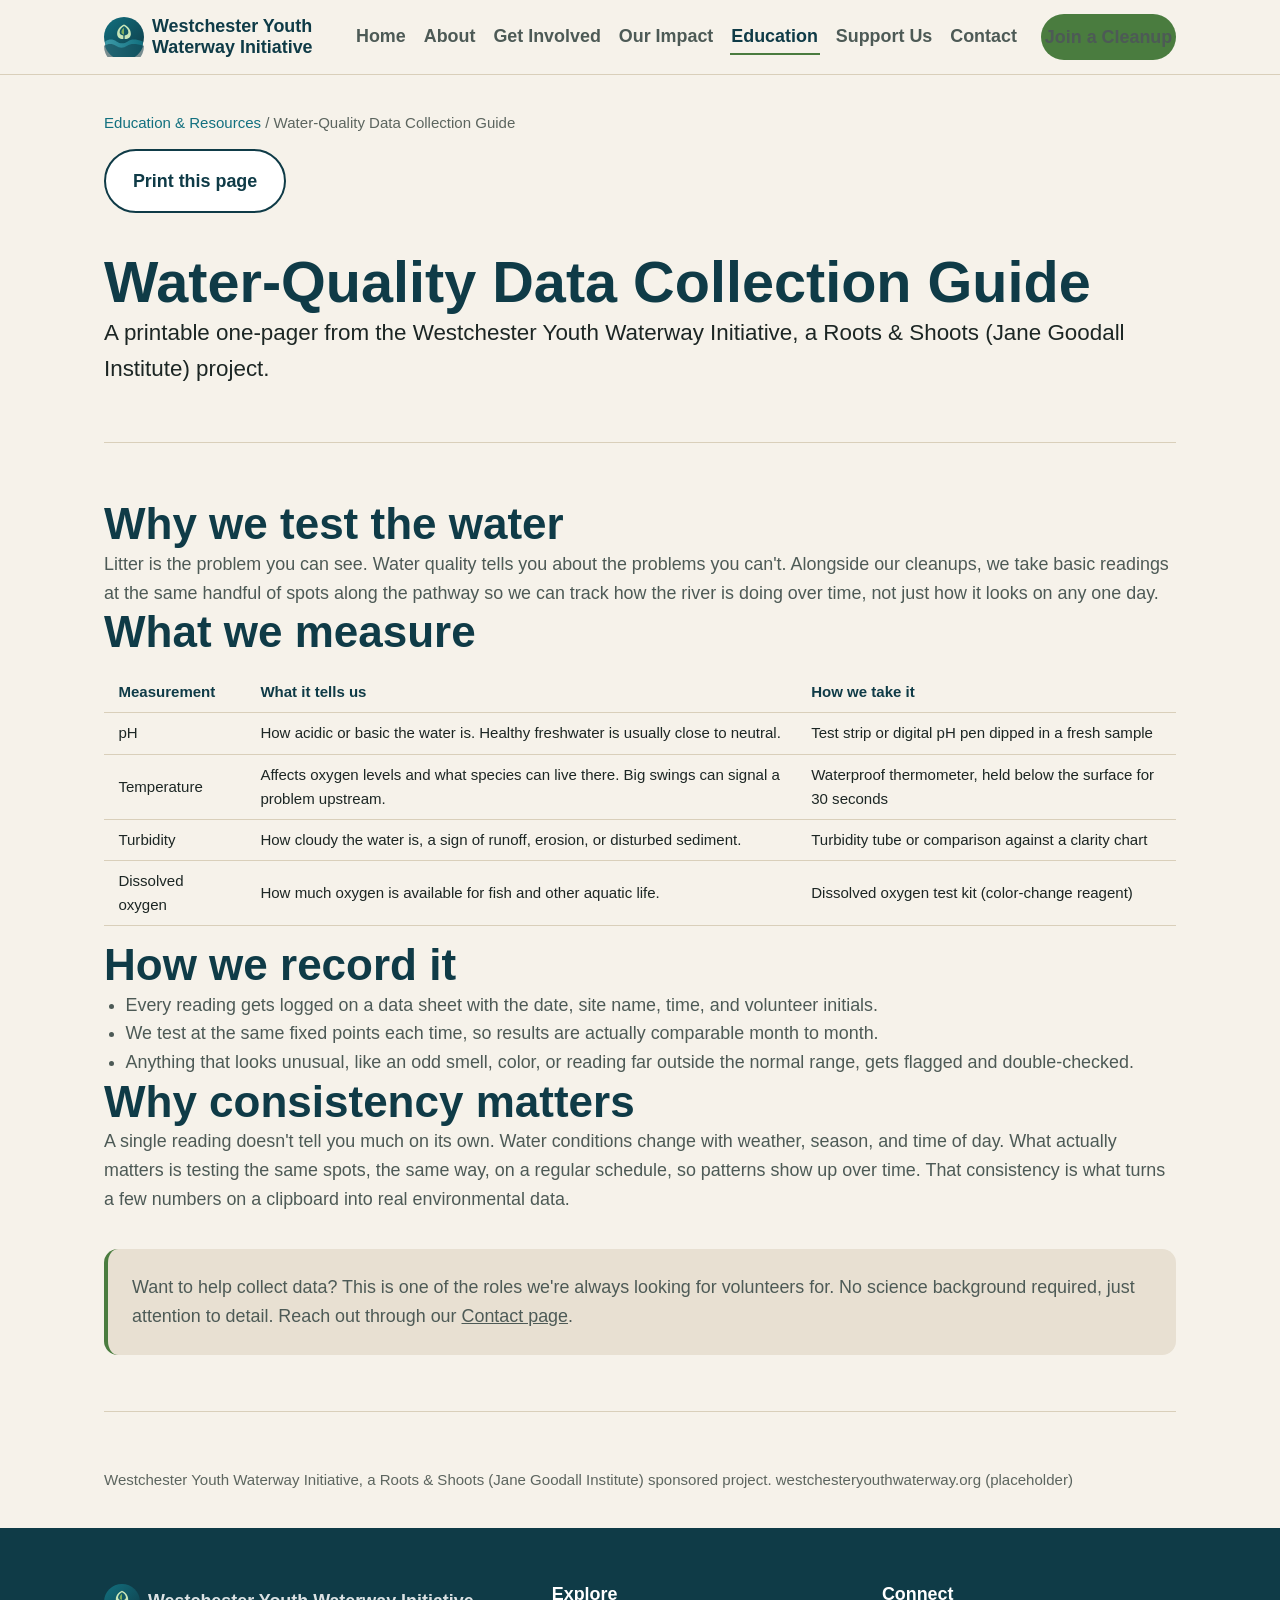
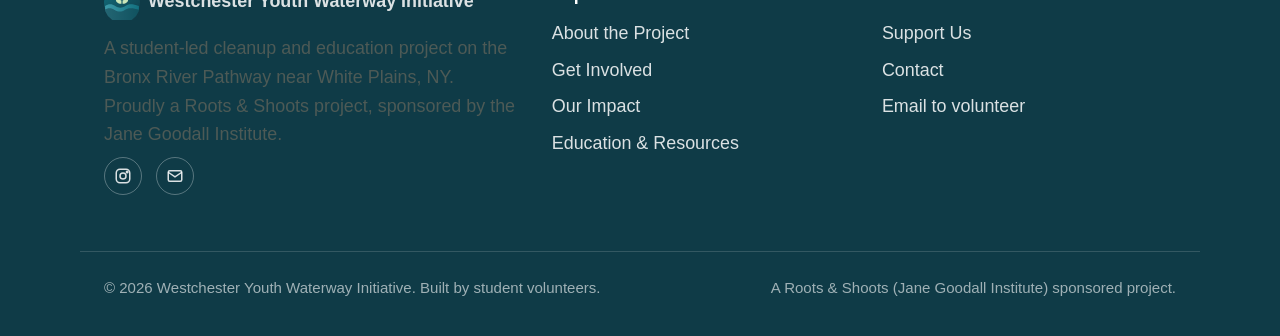
<file: resources/water-testing-guide.html>
<!doctype html>
<html lang="en">
<head>
<meta charset="UTF-8">
<meta name="viewport" content="width=device-width, initial-scale=1.0">
<title>Water-Quality Data Collection Guide | Westchester Youth Waterway Initiative</title>
<meta name="description" content="Printable guide: how the Westchester Youth Waterway Initiative measures and records basic water-quality data on the Bronx River.">
<link rel="icon" href="../images/logo-mark.svg" type="image/svg+xml">
<link rel="stylesheet" href="../css/styles.css">
</head>
<body>
<a class="skip-link" href="#main">Skip to content</a>

<header class="site-header no-print">
  <div class="container nav-bar">
    <a class="brand" href="../index.html">
      <img src="../images/logo-mark.svg" alt="" width="40" height="40">
      <span class="brand-name-full">Westchester Youth<br>Waterway Initiative</span>
    </a>
    <button class="nav-toggle" type="button" aria-expanded="false" aria-controls="primary-nav-list">
      <span>Menu</span>
    </button>
    <ul class="nav-list" id="primary-nav-list">
      <li><a href="../index.html">Home</a></li>
      <li><a href="../about.html">About</a></li>
      <li><a href="../get-involved.html">Get Involved</a></li>
      <li><a href="../impact.html">Our Impact</a></li>
      <li><a href="../education.html" aria-current="page">Education</a></li>
      <li><a href="../support.html">Support Us</a></li>
      <li><a href="../contact.html">Contact</a></li>
      <li><a class="btn btn-primary" href="../get-involved.html">Join a Cleanup</a></li>
    </ul>
  </div>
</header>

<main id="main">
  <section class="section section--tight">
    <div class="container">
      <p class="breadcrumb no-print"><a href="../education.html">Education &amp; Resources</a> / Water-Quality Data Collection Guide</p>

      <div class="btn-row no-print" style="margin-bottom: var(--space-5);">
        <button type="button" class="btn btn-secondary" onclick="window.print()">Print this page</button>
      </div>

      <h1>Water-Quality Data Collection Guide</h1>
      <p class="lede">A printable one-pager from the Westchester Youth Waterway Initiative, a Roots &amp; Shoots (Jane Goodall Institute) project.</p>

      <hr class="divider">

      <h2>Why we test the water</h2>
      <p>Litter is the problem you can see. Water quality tells you about the problems you can't. Alongside our cleanups, we take basic readings at the same handful of spots along the pathway so we can track how the river is doing over time, not just how it looks on any one day.</p>

      <h2>What we measure</h2>
      <table>
        <thead>
          <tr><th>Measurement</th><th>What it tells us</th><th>How we take it</th></tr>
        </thead>
        <tbody>
          <tr><td>pH</td><td>How acidic or basic the water is. Healthy freshwater is usually close to neutral.</td><td>Test strip or digital pH pen dipped in a fresh sample</td></tr>
          <tr><td>Temperature</td><td>Affects oxygen levels and what species can live there. Big swings can signal a problem upstream.</td><td>Waterproof thermometer, held below the surface for 30 seconds</td></tr>
          <tr><td>Turbidity</td><td>How cloudy the water is, a sign of runoff, erosion, or disturbed sediment.</td><td>Turbidity tube or comparison against a clarity chart</td></tr>
          <tr><td>Dissolved oxygen</td><td>How much oxygen is available for fish and other aquatic life.</td><td>Dissolved oxygen test kit (color-change reagent)</td></tr>
        </tbody>
      </table>

      <h2>How we record it</h2>
      <ul style="color: var(--ink-soft); padding-left: 1.2em; list-style: disc;">
        <li>Every reading gets logged on a data sheet with the date, site name, time, and volunteer initials.</li>
        <li>We test at the same fixed points each time, so results are actually comparable month to month.</li>
        <li>Anything that looks unusual, like an odd smell, color, or reading far outside the normal range, gets flagged and double-checked.</li>
      </ul>

      <h2>Why consistency matters</h2>
      <p>A single reading doesn't tell you much on its own. Water conditions change with weather, season, and time of day. What actually matters is testing the same spots, the same way, on a regular schedule, so patterns show up over time. That consistency is what turns a few numbers on a clipboard into real environmental data.</p>

      <div class="callout" style="margin-top: var(--space-5);">
        <p style="margin:0;">Want to help collect data? This is one of the roles we're always looking for volunteers for. No science background required, just attention to detail. Reach out through our <a href="../contact.html">Contact page</a>.</p>
      </div>

      <hr class="divider">
      <p class="stat-asof" style="text-align:left;">Westchester Youth Waterway Initiative, a Roots &amp; Shoots (Jane Goodall Institute) sponsored project. westchesteryouthwaterway.org (placeholder)</p>
    </div>
  </section>
</main>

<footer class="site-footer no-print">
  <div class="container footer-grid">
    <div>
      <div class="footer-brand">
        <img src="../images/logo-mark.svg" alt="" width="36" height="36">
        <strong>Westchester Youth Waterway Initiative</strong>
      </div>
      <p>A student-led cleanup and education project on the Bronx River Pathway near White Plains, NY. Proudly a Roots &amp; Shoots project, sponsored by the Jane Goodall Institute.</p>
      <div class="social-row">
        <a href="https://instagram.com/yourhandle" aria-label="Instagram (placeholder, update in footer of every page)">
          <svg viewBox="0 0 24 24" fill="none" stroke="currentColor" stroke-width="2" aria-hidden="true"><rect x="3" y="3" width="18" height="18" rx="5"/><circle cx="12" cy="12" r="4"/><circle cx="17.5" cy="6.5" r="1"/></svg>
        </a>
        <a href="mailto:ethangkantor@gmail.com" aria-label="Email us">
          <svg viewBox="0 0 24 24" fill="none" stroke="currentColor" stroke-width="2" aria-hidden="true"><rect x="3" y="5" width="18" height="14" rx="2"/><path d="M3 7l9 6 9-6"/></svg>
        </a>
      </div>
    </div>
    <div>
      <h4>Explore</h4>
      <nav class="footer-links" aria-label="Footer">
        <a href="../about.html">About the Project</a>
        <a href="../get-involved.html">Get Involved</a>
        <a href="../impact.html">Our Impact</a>
        <a href="../education.html">Education &amp; Resources</a>
      </nav>
    </div>
    <div>
      <h4>Connect</h4>
      <div class="footer-links">
        <a href="../support.html">Support Us</a>
        <a href="../contact.html">Contact</a>
        <a href="mailto:ethangkantor@gmail.com?subject=Volunteer%20sign-up">Email to volunteer</a>
      </div>
    </div>
  </div>
  <div class="container footer-bottom">
    <span>© 2026 Westchester Youth Waterway Initiative. Built by student volunteers.</span>
    <span>A Roots &amp; Shoots (Jane Goodall Institute) sponsored project.</span>
  </div>
</footer>

<script src="../js/main.js" defer></script>
</body>
</html>
</file>
<file: css/styles.css>
/* =========================================================================
   Westchester Youth Waterway Initiative — Site Stylesheet
   One file, used by every page. See README.md before editing colors.
   ========================================================================= */

/* ---- Design tokens ------------------------------------------------------ */
:root {
  /* River / water tones */
  --river-deep: #0f3b47;
  --river: #12707f;
  --river-light: #3d9aa8;
  --river-pale: #d9edee;

  /* Leaf / plant tones */
  --leaf-deep: #33562c;
  --leaf: #4a7c3f;
  --leaf-light: #7fae5f;
  --leaf-pale: #e4efd9;

  /* Warm neutrals */
  --sand: #f6f2ea;
  --sand-deep: #e8e0d2;
  --sand-line: #d9cfba;
  --white: #ffffff;

  /* Text */
  --ink: #1c2624;
  --ink-soft: #4d5a56;
  --ink-faint: #5c655f;

  /* Feedback */
  --warn: #b5501f;

  /* Type scale */
  --font-body: -apple-system, BlinkMacSystemFont, "Segoe UI", Roboto, Helvetica, Arial, sans-serif;
  --fs-sm: clamp(0.85rem, 0.82rem + 0.15vw, 0.95rem);
  --fs-base: clamp(1rem, 0.96rem + 0.2vw, 1.125rem);
  --fs-lg: clamp(1.15rem, 1.05rem + 0.45vw, 1.4rem);
  --fs-xl: clamp(1.5rem, 1.3rem + 0.9vw, 2rem);
  --fs-2xl: clamp(1.9rem, 1.5rem + 1.8vw, 2.75rem);
  --fs-3xl: clamp(2.3rem, 1.7rem + 2.8vw, 3.6rem);

  /* Spacing scale */
  --space-1: 0.25rem;
  --space-2: 0.5rem;
  --space-3: 0.9rem;
  --space-4: 1.5rem;
  --space-5: 2.25rem;
  --space-6: 3.5rem;
  --space-7: 5.5rem;

  /* Layout */
  --container: 1120px;
  --radius: 14px;
  --radius-sm: 8px;
  --shadow: 0 10px 30px -14px rgba(15, 59, 71, 0.35);
  --shadow-sm: 0 4px 14px -6px rgba(15, 59, 71, 0.25);
}

/* ---- Reset --------------------------------------------------------------- */
*, *::before, *::after { box-sizing: border-box; }
html { -webkit-text-size-adjust: 100%; }
body {
  margin: 0;
  font-family: var(--font-body);
  font-size: var(--fs-base);
  line-height: 1.6;
  color: var(--ink);
  background: var(--sand);
}
img, svg { max-width: 100%; display: block; }
h1, h2, h3, h4, p, ul, ol, figure { margin: 0; }
ul, ol { padding: 0; list-style: none; }
a { color: inherit; }
button { font: inherit; }

h1, h2, h3, h4 {
  font-weight: 800;
  line-height: 1.15;
  color: var(--river-deep);
}
h1 { font-size: var(--fs-3xl); }
h2 { font-size: var(--fs-2xl); }
h3 { font-size: var(--fs-lg); }
h4 { font-size: var(--fs-base); }

p { color: var(--ink-soft); }
.lede { font-size: var(--fs-lg); color: var(--ink); }

@media (prefers-reduced-motion: reduce) {
  *, *::before, *::after {
    animation-duration: 0.01ms !important;
    animation-iteration-count: 1 !important;
    transition-duration: 0.01ms !important;
    scroll-behavior: auto !important;
  }
}

/* ---- Utility layout ------------------------------------------------------ */
.container {
  width: 100%;
  max-width: var(--container);
  margin-inline: auto;
  padding-inline: var(--space-4);
}
.section { padding-block: var(--space-6); }
.section--tight { padding-block: var(--space-5); }
.section--alt { background: var(--white); }
.section--river {
  background: linear-gradient(155deg, var(--river-deep), var(--river) 70%);
  color: var(--white);
}
.section--river h2, .section--river h3 { color: var(--white); }
.section--river p { color: rgba(255, 255, 255, 0.85); }

.section-head { max-width: 760px; margin-bottom: var(--space-5); }
.eyebrow {
  display: inline-block;
  font-size: var(--fs-sm);
  font-weight: 700;
  letter-spacing: 0.06em;
  text-transform: uppercase;
  color: var(--leaf-deep);
  margin-bottom: var(--space-2);
}
.section--river .eyebrow { color: var(--leaf-light); }

.visually-hidden {
  position: absolute;
  width: 1px; height: 1px;
  overflow: hidden;
  clip: rect(0 0 0 0);
  white-space: nowrap;
}

.skip-link {
  position: absolute;
  left: var(--space-3);
  top: -60px;
  background: var(--river-deep);
  color: var(--white);
  padding: var(--space-2) var(--space-4);
  border-radius: var(--radius-sm);
  z-index: 1000;
  transition: top 0.15s ease;
}
.skip-link:focus { top: var(--space-3); }

:focus-visible {
  outline: 3px solid var(--leaf);
  outline-offset: 2px;
}

/* ---- Buttons -------------------------------------------------------------- */
.btn {
  display: inline-flex;
  align-items: center;
  gap: var(--space-2);
  padding: 0.85em 1.5em;
  border-radius: 999px;
  font-weight: 700;
  font-size: var(--fs-base);
  text-decoration: none;
  border: 2px solid transparent;
  cursor: pointer;
  transition: transform 0.12s ease, background-color 0.15s ease, border-color 0.15s ease, color 0.15s ease;
}
.btn:hover { transform: translateY(-2px); }
.btn-primary { background: var(--leaf); color: var(--white); }
.btn-primary:hover { background: var(--leaf-deep); }
.btn-secondary { background: var(--white); color: var(--river-deep); border-color: var(--river-deep); }
.btn-secondary:hover { background: var(--river-deep); color: var(--white); }
.btn-outline-light { background: transparent; color: var(--white); border-color: rgba(255,255,255,0.7); }
.btn-outline-light:hover { background: rgba(255,255,255,0.15); border-color: var(--white); }
.btn-block { width: 100%; justify-content: center; }
.btn-row { display: flex; flex-wrap: wrap; gap: var(--space-3); }

/* ---- Site header / nav ----------------------------------------------------- */
.site-header {
  position: sticky;
  top: 0;
  z-index: 100;
  background: var(--sand);
  border-bottom: 1px solid var(--sand-line);
}
.nav-bar {
  display: flex;
  align-items: center;
  justify-content: space-between;
  padding-block: var(--space-3);
}
.brand {
  display: flex;
  align-items: center;
  gap: var(--space-2);
  text-decoration: none;
  font-weight: 800;
  color: var(--river-deep);
  font-size: var(--fs-base);
  line-height: 1.15;
}
.brand img { width: 40px; height: 40px; }
.brand-name-full { display: block; }
.brand-name-short { display: none; font-size: var(--fs-sm); color: var(--ink-faint); font-weight: 600; }

.nav-toggle {
  display: none;
  background: none;
  border: 2px solid var(--river-deep);
  border-radius: var(--radius-sm);
  padding: 0.5em 0.7em;
  color: var(--river-deep);
}

.nav-list {
  display: flex;
  align-items: center;
  gap: var(--space-3);
}
.nav-list a {
  text-decoration: none;
  font-weight: 600;
  color: var(--ink-soft);
  padding: 0.35em 0.1em;
  border-bottom: 2px solid transparent;
}
.nav-list a:hover,
.nav-list a[aria-current="page"] {
  color: var(--river-deep);
  border-bottom-color: var(--leaf);
}
.nav-list .btn { margin-left: var(--space-2); }

/* This breakpoint is wider than the others: the full text nav (7 links + a
   button) needs roughly 1050px to lay out on one line without wrapping
   mid-word, so we switch to the mobile menu earlier than the rest of the
   layout does. See README before changing nav link text or count. */
@media (max-width: 1100px) {
  .nav-toggle { display: inline-flex; align-items: center; gap: 0.4em; }
  .nav-list {
    position: absolute;
    inset-inline: 0;
    top: 100%;
    flex-direction: column;
    align-items: stretch;
    background: var(--sand);
    border-bottom: 1px solid var(--sand-line);
    padding: var(--space-3) var(--space-4) var(--space-4);
    gap: var(--space-2);
    display: none;
  }
  .nav-list.is-open { display: flex; }
  .nav-list a { padding: 0.6em 0; border-bottom: 1px solid var(--sand-line); }
  .nav-list .btn { margin-left: 0; margin-top: var(--space-2); }
}

/* ---- Hero ------------------------------------------------------------------ */
.hero {
  background: linear-gradient(160deg, var(--river-deep) 0%, var(--river) 60%, var(--river-light) 100%);
  color: var(--white);
  overflow: hidden;
}
.hero-inner {
  display: grid;
  grid-template-columns: 1.1fr 1fr;
  gap: var(--space-6);
  align-items: center;
  padding-block: var(--space-7) var(--space-6);
}
.hero-tag {
  display: inline-block;
  font-weight: 700;
  font-size: var(--fs-sm);
  letter-spacing: 0.04em;
  text-transform: uppercase;
  color: var(--leaf-light);
  background: rgba(255,255,255,0.08);
  border: 1px solid rgba(255,255,255,0.25);
  padding: 0.4em 0.9em;
  border-radius: 999px;
  margin-bottom: var(--space-4);
}
.hero h1 { color: var(--white); margin-bottom: var(--space-3); }
.hero .lede { color: rgba(255,255,255,0.9); margin-bottom: var(--space-5); max-width: 46ch; }
.hero-art { border-radius: var(--radius); overflow: hidden; box-shadow: var(--shadow); }

.page-hero {
  background: linear-gradient(160deg, var(--river-deep) 0%, var(--river) 100%);
  color: var(--white);
  padding-block: var(--space-6);
}
.page-hero h1 { color: var(--white); }
.page-hero .lede { color: rgba(255,255,255,0.88); max-width: 62ch; margin-top: var(--space-3); }

@media (max-width: 860px) {
  .hero-inner { grid-template-columns: 1fr; padding-block: var(--space-6) var(--space-5); }
}

/* ---- Cards ------------------------------------------------------------------ */
.grid { display: grid; gap: var(--space-4); }
.grid-3 { grid-template-columns: repeat(3, 1fr); }
.grid-2 { grid-template-columns: repeat(2, 1fr); }
.grid-4 { grid-template-columns: repeat(4, 1fr); }
@media (max-width: 860px) {
  .grid-3, .grid-4 { grid-template-columns: repeat(2, 1fr); }
}
@media (max-width: 620px) {
  .grid-2, .grid-3, .grid-4 { grid-template-columns: 1fr; }
}

.card {
  background: var(--white);
  border: 1px solid var(--sand-line);
  border-radius: var(--radius);
  padding: var(--space-4);
  box-shadow: var(--shadow-sm);
}
.card h3 { margin-bottom: var(--space-2); }
.card p { margin: 0; }
.card-icon {
  width: 52px; height: 52px;
  margin-bottom: var(--space-3);
  color: var(--leaf);
}

.pillar-card { text-align: left; }
.pillar-card .card-icon { color: var(--river); }

/* ---- Why it matters strip ---------------------------------------------------- */
.why-strip { background: var(--leaf-pale); }

/* ---- Stats --------------------------------------------------------------------- */
.stat-grid {
  display: grid;
  grid-template-columns: repeat(4, 1fr);
  gap: var(--space-4);
}
@media (max-width: 860px) { .stat-grid { grid-template-columns: repeat(2, 1fr); } }
@media (max-width: 480px) { .stat-grid { grid-template-columns: 1fr; } }

.stat-card {
  background: var(--white);
  border-radius: var(--radius);
  padding: var(--space-5) var(--space-4);
  text-align: center;
  border: 1px solid var(--sand-line);
}
.stat-figure {
  font-size: var(--fs-3xl);
  font-weight: 800;
  color: var(--leaf);
  line-height: 1;
  margin-bottom: var(--space-2);
}
.stat-label { color: var(--ink-soft); font-weight: 600; font-size: var(--fs-sm); text-transform: uppercase; letter-spacing: 0.04em; }
.stat-asof { text-align: center; color: var(--ink-faint); font-size: var(--fs-sm); margin-top: var(--space-4); }

/* ---- Figures / image slots -------------------------------------------------- */
.art-frame {
  border-radius: var(--radius);
  overflow: hidden;
  background: var(--river-pale);
  border: 1px solid var(--sand-line);
}
.art-frame img { width: 100%; height: 100%; object-fit: cover; }
figcaption { font-size: var(--fs-sm); color: var(--ink-faint); margin-top: var(--space-2); }

.ratio-16-9 { aspect-ratio: 16 / 9; }
.ratio-4-3 { aspect-ratio: 4 / 3; }
.ratio-1-1 { aspect-ratio: 1 / 1; }
.ratio-3-2 { aspect-ratio: 3 / 2; }

/* ---- Gallery / before-after -------------------------------------------------- */
.gallery-grid {
  display: grid;
  grid-template-columns: repeat(3, 1fr);
  gap: var(--space-5);
}
@media (max-width: 860px) { .gallery-grid { grid-template-columns: 1fr; } }

.ba-pair { display: grid; grid-template-columns: 1fr 1fr; gap: var(--space-2); }
.ba-pair .art-frame { position: relative; cursor: zoom-in; border: none; }
.ba-pair .art-frame::after {
  content: attr(data-label);
  position: absolute;
  left: var(--space-2);
  bottom: var(--space-2);
  background: rgba(15, 59, 71, 0.82);
  color: var(--white);
  font-size: var(--fs-sm);
  font-weight: 700;
  padding: 0.2em 0.7em;
  border-radius: 999px;
}
.ba-pair button.art-frame { border: none; padding: 0; width: 100%; }
.gallery-site-name { font-weight: 700; color: var(--river-deep); margin-bottom: var(--space-2); }

/* Lightbox */
dialog.lightbox {
  position: relative;
  border: none;
  border-radius: var(--radius);
  padding: 0;
  max-width: min(92vw, 900px);
  background: var(--white);
}
dialog.lightbox::backdrop { background: rgba(15, 38, 44, 0.75); }
.lightbox-inner { padding: var(--space-4); }
.lightbox-inner img, .lightbox-inner svg { width: 100%; border-radius: var(--radius-sm); }
.lightbox-caption { margin-top: var(--space-3); color: var(--ink-soft); }
.lightbox-close {
  position: absolute;
  top: var(--space-3); right: var(--space-3);
  background: var(--river-deep);
  color: var(--white);
  border: none;
  border-radius: 999px;
  width: 36px; height: 36px;
  font-size: 1.1rem;
  cursor: pointer;
}

/* ---- Testimonials -------------------------------------------------------------- */
.testimonial {
  background: var(--river-pale);
  border-left: 4px solid var(--river);
  border-radius: var(--radius-sm);
  padding: var(--space-4);
}
.testimonial p:first-child { font-size: var(--fs-lg); color: var(--river-deep); font-style: italic; }
.testimonial cite { display: block; margin-top: var(--space-3); font-style: normal; font-weight: 700; color: var(--ink); }

/* ---- Mailto / contact cards ------------------------------------------------------ */
.mail-card {
  background: var(--white);
  border: 2px dashed var(--leaf);
  border-radius: var(--radius);
  padding: var(--space-5);
  display: flex;
  flex-wrap: wrap;
  align-items: center;
  justify-content: space-between;
  gap: var(--space-4);
}
.mail-card h3 { margin-bottom: var(--space-1); }

/* ---- Events / list rows ------------------------------------------------------------ */
.event-list { display: grid; gap: var(--space-4); }
.event-card {
  background: var(--white);
  border: 1px solid var(--sand-line);
  border-radius: var(--radius);
  padding: var(--space-4);
  display: grid;
  grid-template-columns: 140px 1fr auto;
  gap: var(--space-4);
  align-items: center;
}
.event-date {
  background: var(--leaf-pale);
  color: var(--leaf-deep);
  border-radius: var(--radius-sm);
  text-align: center;
  padding: var(--space-3) var(--space-2);
  font-weight: 700;
}
.event-date .month { display: block; font-size: var(--fs-sm); text-transform: uppercase; letter-spacing: 0.05em; }
.event-date .day { display: block; font-size: var(--fs-xl); }
.event-meta { color: var(--ink-soft); font-size: var(--fs-sm); }
.event-meta strong { color: var(--ink); }
@media (max-width: 640px) {
  .event-card { grid-template-columns: 1fr; text-align: left; }
  .event-date { display: inline-flex; gap: 0.4em; justify-content: flex-start; width: max-content; padding: 0.4em 0.9em; }
}

/* ---- Numbered steps ------------------------------------------------------------------ */
.steps { display: grid; gap: var(--space-4); counter-reset: step; }
.step {
  display: grid;
  grid-template-columns: auto 1fr;
  gap: var(--space-4);
  align-items: start;
}
.step-num {
  counter-increment: step;
  width: 44px; height: 44px;
  border-radius: 50%;
  background: var(--river);
  color: var(--white);
  display: flex; align-items: center; justify-content: center;
  font-weight: 800;
  flex-shrink: 0;
}
.step-num::before { content: counter(step); }

/* ---- Resource / education cards -------------------------------------------------------- */
.resource-card {
  display: flex;
  flex-direction: column;
  height: 100%;
}
.resource-card .btn { margin-top: var(--space-3); align-self: flex-start; }

/* ---- Tables (data collection guide) -------------------------------------------------------- */
table { width: 100%; border-collapse: collapse; margin-block: var(--space-3); }
th, td { text-align: left; padding: var(--space-2) var(--space-3); border-bottom: 1px solid var(--sand-line); font-size: var(--fs-sm); }
th { color: var(--river-deep); }

/* ---- Footer ---------------------------------------------------------------------------------- */
.site-footer {
  background: var(--river-deep);
  color: rgba(255,255,255,0.85);
  padding-block: var(--space-6) var(--space-5);
}
.footer-grid {
  display: grid;
  grid-template-columns: 1.4fr 1fr 1fr;
  gap: var(--space-5);
}
@media (max-width: 700px) { .footer-grid { grid-template-columns: 1fr; } }
.site-footer h4 { color: var(--white); margin-bottom: var(--space-3); }
.site-footer a { color: rgba(255,255,255,0.85); text-decoration: none; }
.site-footer a:hover { color: var(--leaf-light); text-decoration: underline; }
.footer-links { display: grid; gap: var(--space-2); }
.footer-brand { display: flex; align-items: center; gap: var(--space-2); margin-bottom: var(--space-3); }
.footer-brand img { width: 36px; height: 36px; }
.footer-bottom {
  margin-top: var(--space-6);
  padding-top: var(--space-4);
  border-top: 1px solid rgba(255,255,255,0.15);
  font-size: var(--fs-sm);
  color: rgba(255,255,255,0.6);
  display: flex;
  flex-wrap: wrap;
  gap: var(--space-3);
  justify-content: space-between;
}
.social-row { display: flex; gap: var(--space-3); margin-top: var(--space-2); }
.social-row a {
  width: 38px; height: 38px;
  border: 1px solid rgba(255,255,255,0.3);
  border-radius: 50%;
  display: flex; align-items: center; justify-content: center;
}
.social-row a:hover { background: rgba(255,255,255,0.12); }
.social-row svg { width: 18px; height: 18px; }

/* ---- Misc content blocks -------------------------------------------------------------------- */
.split {
  display: grid;
  grid-template-columns: 1fr 1fr;
  gap: var(--space-6);
  align-items: center;
}
@media (max-width: 860px) { .split { grid-template-columns: 1fr; } }
.split.reverse .split-media { order: 2; }

.tag-list { display: flex; flex-wrap: wrap; gap: var(--space-2); margin-top: var(--space-3); }
.tag {
  background: var(--river-pale);
  color: var(--river-deep);
  font-size: var(--fs-sm);
  font-weight: 700;
  padding: 0.3em 0.9em;
  border-radius: 999px;
}

.callout {
  background: var(--sand-deep);
  border-radius: var(--radius);
  padding: var(--space-4);
  border-left: 4px solid var(--leaf);
}

.divider { height: 1px; background: var(--sand-line); border: none; margin-block: var(--space-6); }

.breadcrumb { font-size: var(--fs-sm); color: var(--ink-faint); margin-bottom: var(--space-3); }
.breadcrumb a { color: var(--river); text-decoration: none; }
.breadcrumb a:hover { text-decoration: underline; }

/* ---- Print stylesheet (used on resources/*.html) -------------------------------------------- */
@media print {
  .site-header, .site-footer, .no-print { display: none !important; }
  body { background: var(--white); color: #000; }
  a { color: #000; text-decoration: underline; }
  .section { padding-block: var(--space-3); }
  .container { max-width: 100%; }
}
</file>
